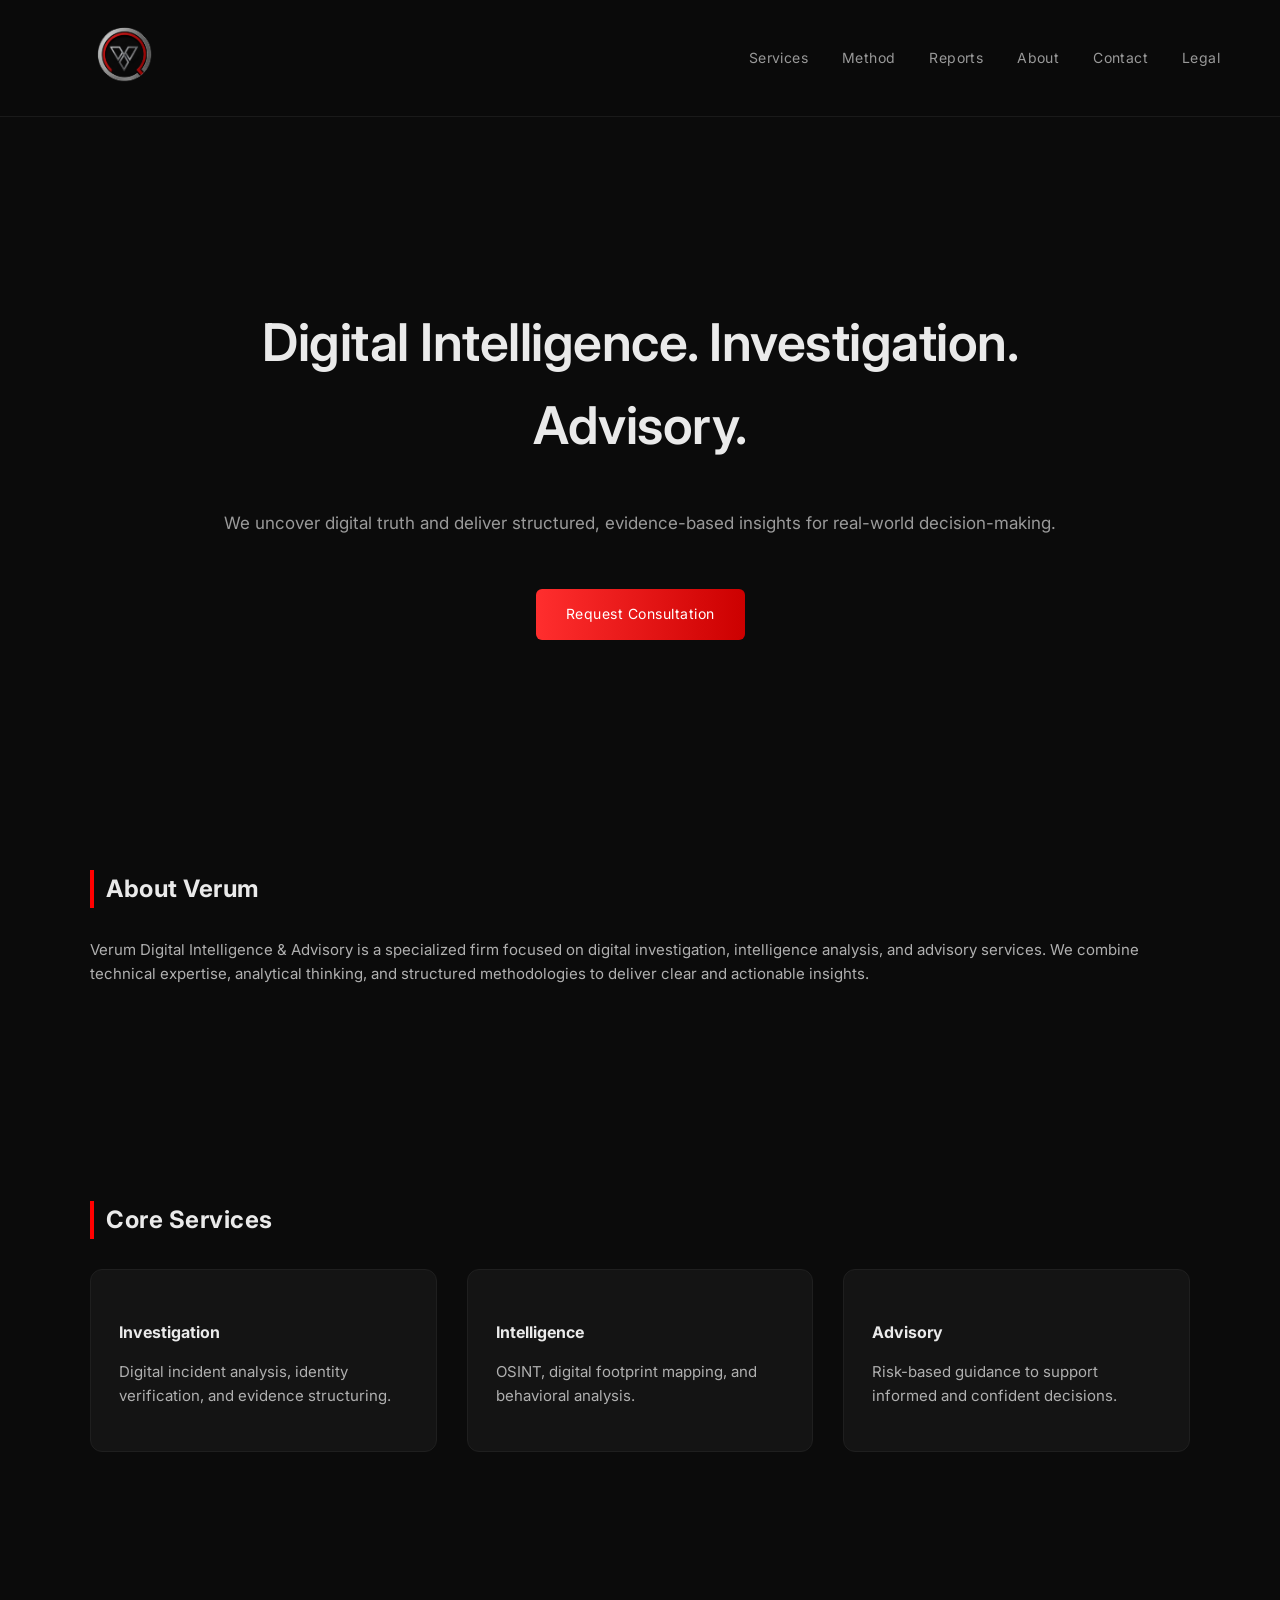
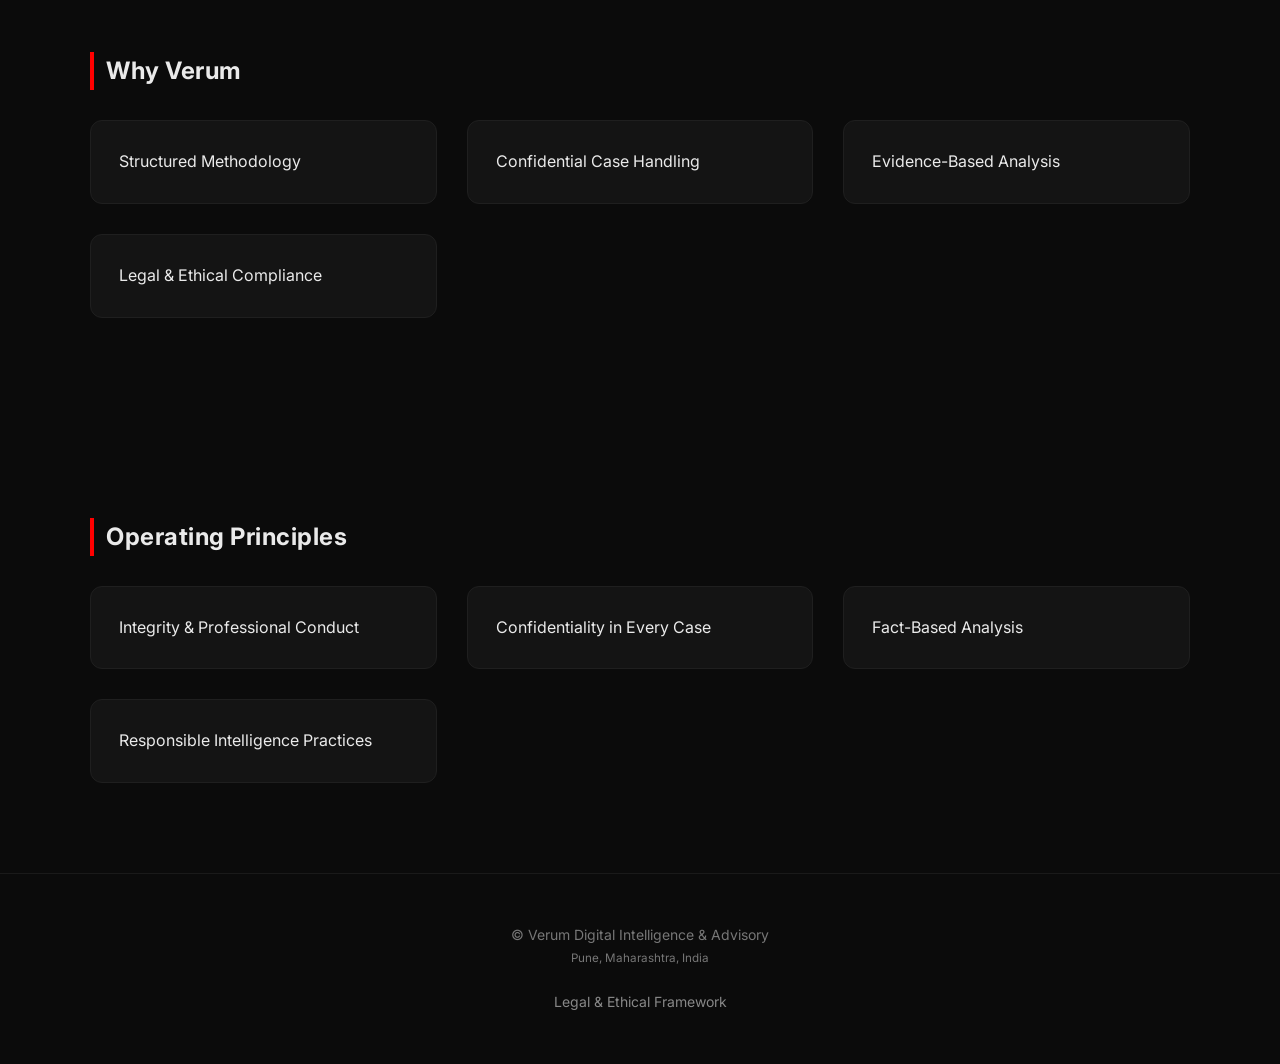
<file: index.html>
<!DOCTYPE html>
<html lang="en">

<head>
<meta charset="UTF-8">
<meta name="viewport" content="width=device-width, initial-scale=1.0">

<title>Verum Digital Intelligence & Advisory</title>
    
<meta name="application-name" content="VerumDIA">
<meta name="apple-mobile-web-app-title" content="VerumDIA">
<meta property="og:site_name" content="VerumDIA">
<meta name="description" content="Pune-based digital intelligence and advisory firm specializing in investigation, OSINT, and risk analysis.">

<link rel="stylesheet" href="style.css">
<link href="https://fonts.googleapis.com/css2?family=Inter:wght@300;400;600&display=swap" rel="stylesheet">
<link rel="icon" type="image/png" href="logo.png">
</head>

<body>

<nav>
<a href="index.html"><img src="logo.png" height="70" alt="Verum Logo"></a>
    <div>
        <a href="services.html">Services</a>
        <a href="methodology.html">Method</a>
        <a href="reports.html">Reports</a>
        <a href="about.html">About</a>
        <a href="contact.html">Contact</a>
        <a href="legal.html">Legal</a>
    </div>
</nav>

<section class="hero">
    <h1>Digital Intelligence. Investigation. Advisory.</h1>

    <p>
    We uncover digital truth and deliver
    structured, evidence-based insights for real-world decision-making.
    </p>

    <a href="contact.html" class="btn">Request Consultation</a>
</section>

<section class="section">
    <h2>About Verum</h2>

    <p>
    Verum Digital Intelligence & Advisory is a specialized firm focused on digital investigation,
    intelligence analysis, and advisory services. We combine technical expertise, analytical thinking,
    and structured methodologies to deliver clear and actionable insights.
    </p>
</section>

<section class="section">
    <h2>Core Services</h2>

    <div class="grid">
        <div class="card">
            <h4>Investigation</h4>
            <p>Digital incident analysis, identity verification, and evidence structuring.</p>
        </div>

        <div class="card">
            <h4>Intelligence</h4>
            <p>OSINT, digital footprint mapping, and behavioral analysis.</p>
        </div>

        <div class="card">
            <h4>Advisory</h4>
            <p>Risk-based guidance to support informed and confident decisions.</p>
        </div>
    </div>
</section>

<section class="section">
    <h2>Why Verum</h2>

    <div class="grid">
        <div class="card">Structured Methodology</div>
        <div class="card">Confidential Case Handling</div>
        <div class="card">Evidence-Based Analysis</div>
        <div class="card">Legal & Ethical Compliance</div>
    </div>
</section>

<section class="section">
    <h2>Operating Principles</h2>

    <div class="grid">
        <div class="card">Integrity & Professional Conduct</div>
        <div class="card">Confidentiality in Every Case</div>
        <div class="card">Fact-Based Analysis</div>
        <div class="card">Responsible Intelligence Practices</div>
    </div>
</section>

<footer>
    © Verum Digital Intelligence & Advisory<br>
    <small>Pune, Maharashtra, India</small><br><br>

    <a href="legal.html" style="color:#888; text-decoration:none;">
        Legal & Ethical Framework
    </a>
</footer>

<!-- Script -->
<script src="script.js"></script>

</body>
</html>
</file>
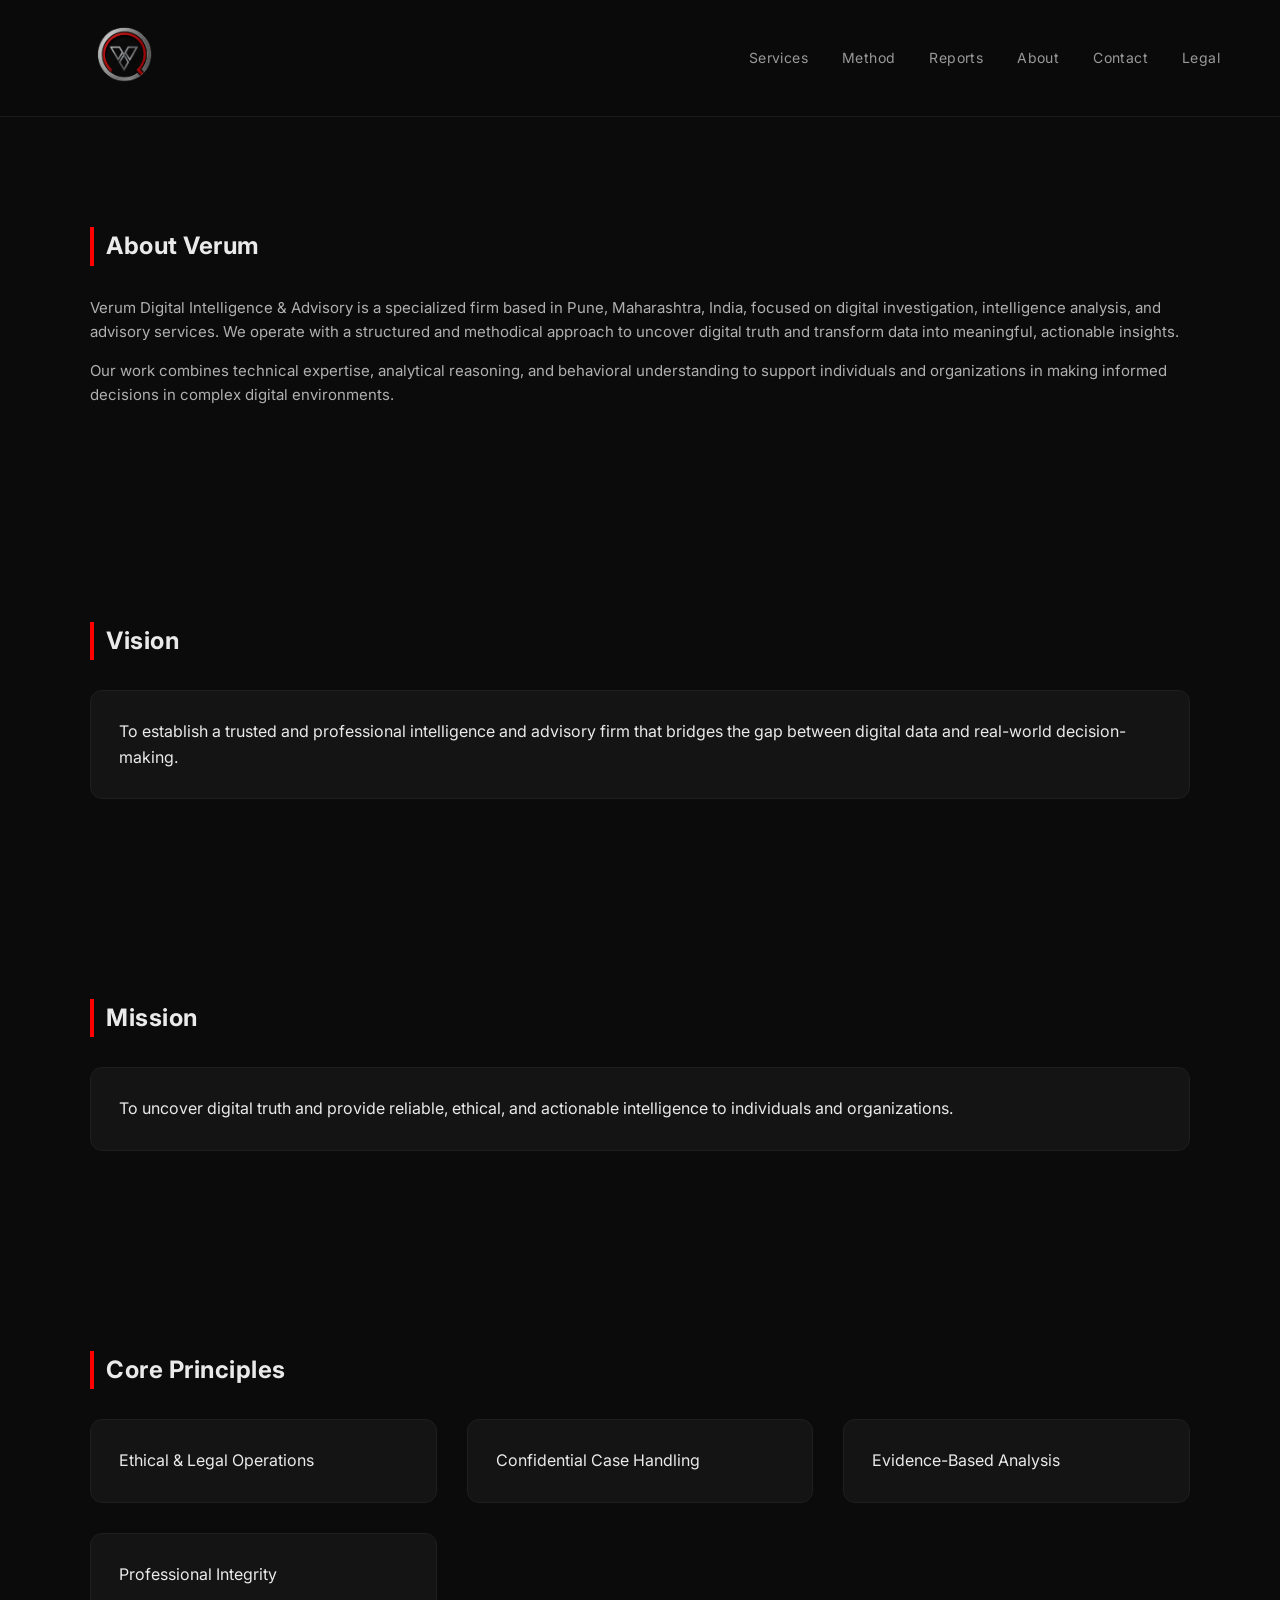
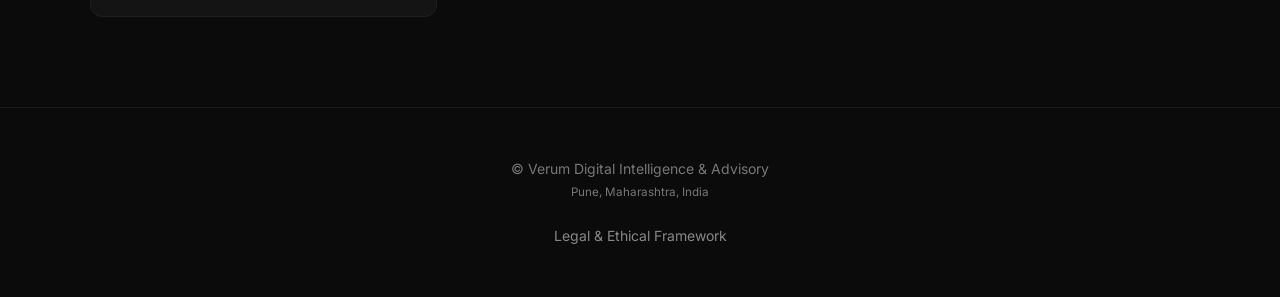
<file: about.html>
<!DOCTYPE html>
<html lang="en">

<head>
<meta charset="UTF-8">
<meta name="viewport" content="width=device-width, initial-scale=1.0">

<title>About | Verum Digital Intelligence & Advisory</title>

<meta name="application-name" content="VerumDIA">
<meta name="apple-mobile-web-app-title" content="VerumDIA">
<meta property="og:site_name" content="VerumDIA">
<meta name="description" content="Learn about Verum Digital Intelligence & Advisory, a Pune-based firm specializing in digital investigation and intelligence analysis.">

<link rel="stylesheet" href="style.css">
<link href="https://fonts.googleapis.com/css2?family=Inter:wght@300;400;600&display=swap" rel="stylesheet">
<link rel="icon" type="image/png" href="logo.png">
</head>

<body>

<nav>
<a href="index.html"><img src="logo.png" height="70" alt="Verum Logo"></a>
    <div>
        <a href="services.html">Services</a>
        <a href="methodology.html">Method</a>
        <a href="reports.html">Reports</a>
        <a href="about.html">About</a>
        <a href="contact.html">Contact</a>
        <a href="legal.html">Legal</a>
    </div>
</nav>

<section class="section">
    <h2>About Verum</h2>

    <p>
    Verum Digital Intelligence & Advisory is a specialized firm based in 
    Pune, Maharashtra, India, focused on digital investigation, intelligence analysis,
    and advisory services. We operate with a structured and methodical approach to uncover digital truth
    and transform data into meaningful, actionable insights.
    </p>

    <p>
    Our work combines technical expertise, analytical reasoning, and behavioral understanding
    to support individuals and organizations in making informed decisions in complex digital environments.
    </p>
</section>

<section class="section">
    <h2>Vision</h2>
    <div class="card">
        To establish a trusted and professional intelligence and advisory firm that bridges the gap between digital data and real-world decision-making.
    </div>
</section>

<section class="section">
    <h2>Mission</h2>
    <div class="card">
        To uncover digital truth and provide reliable, ethical, and actionable intelligence to individuals and organizations.
    </div>
</section>

<section class="section">
    <h2>Core Principles</h2>

    <div class="grid">
        <div class="card">Ethical & Legal Operations</div>
        <div class="card">Confidential Case Handling</div>
        <div class="card">Evidence-Based Analysis</div>
        <div class="card">Professional Integrity</div>
    </div>
</section>

<footer>
    © Verum Digital Intelligence & Advisory<br>
    <small>Pune, Maharashtra, India</small><br><br>

    <a href="legal.html" style="color:#888; text-decoration:none;">
        Legal & Ethical Framework
    </a>
</footer>

<script src="script.js"></script>

</body>
</html>
</file>
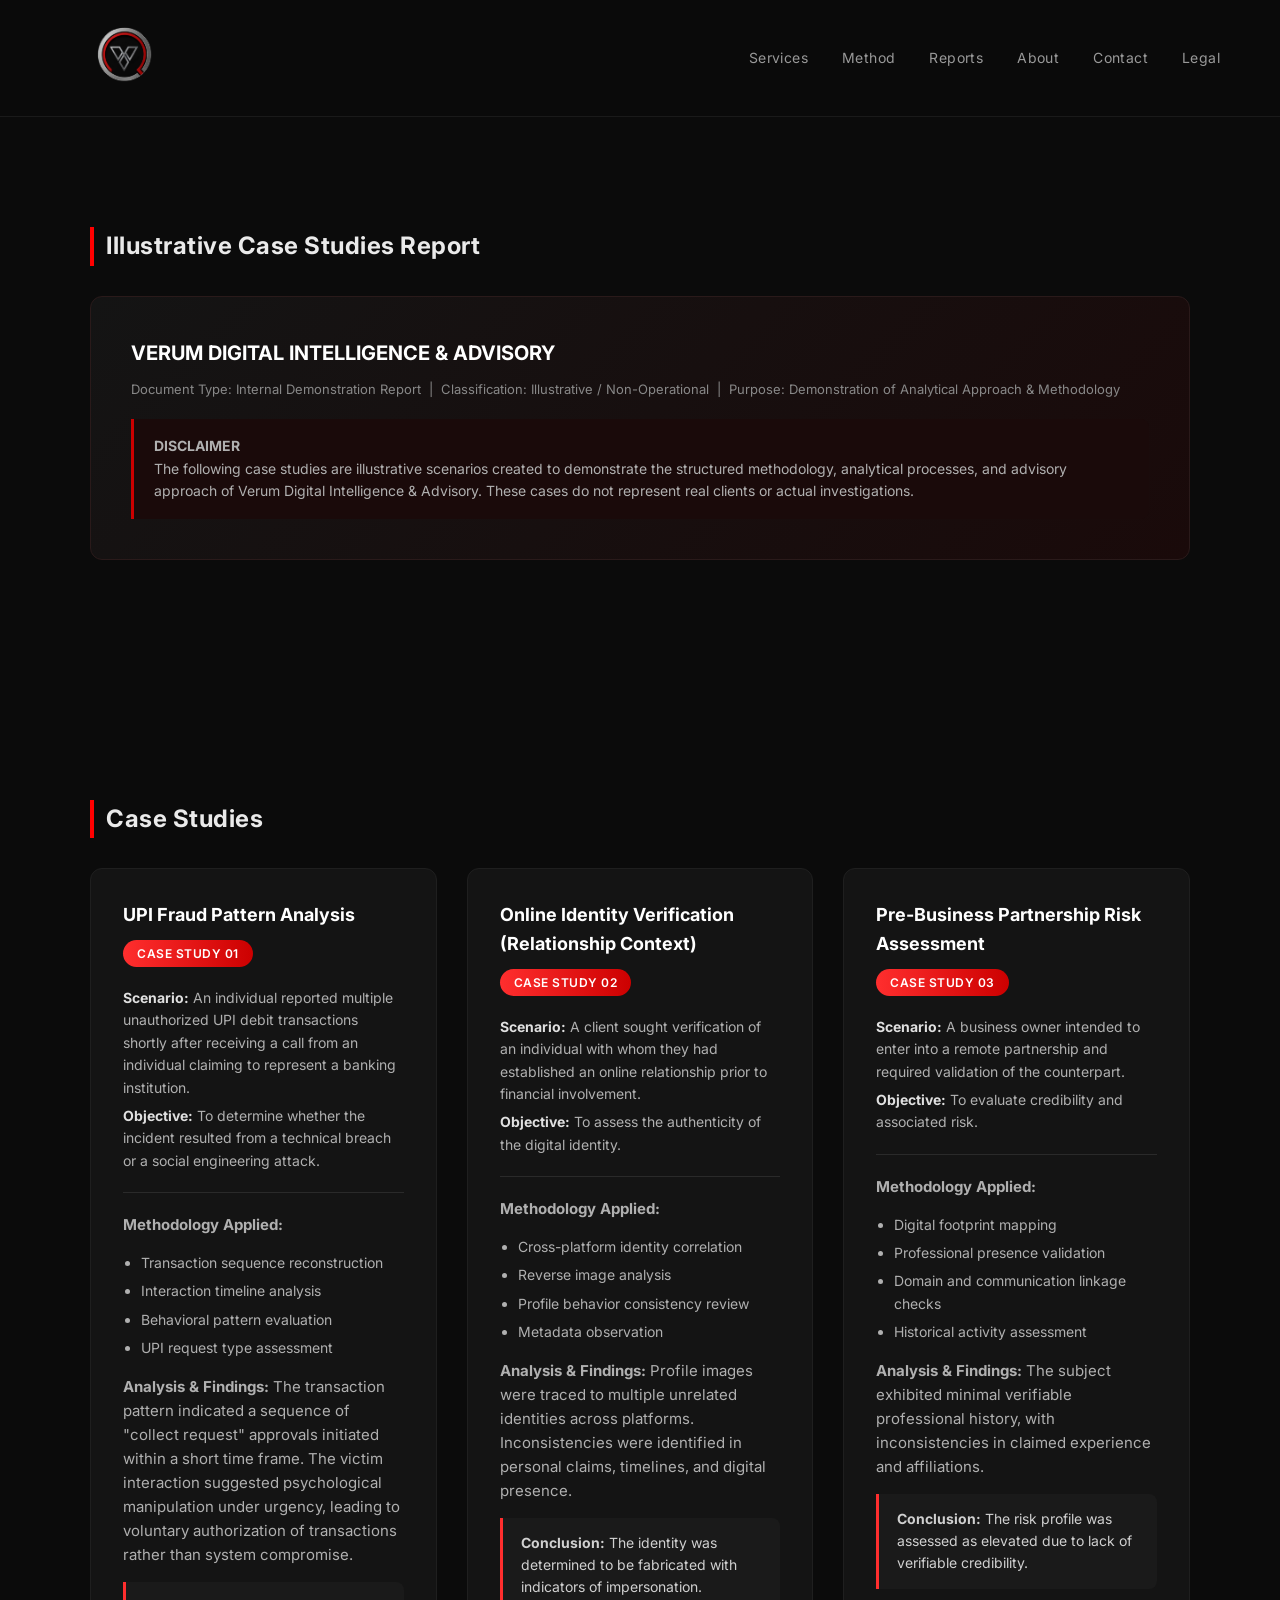
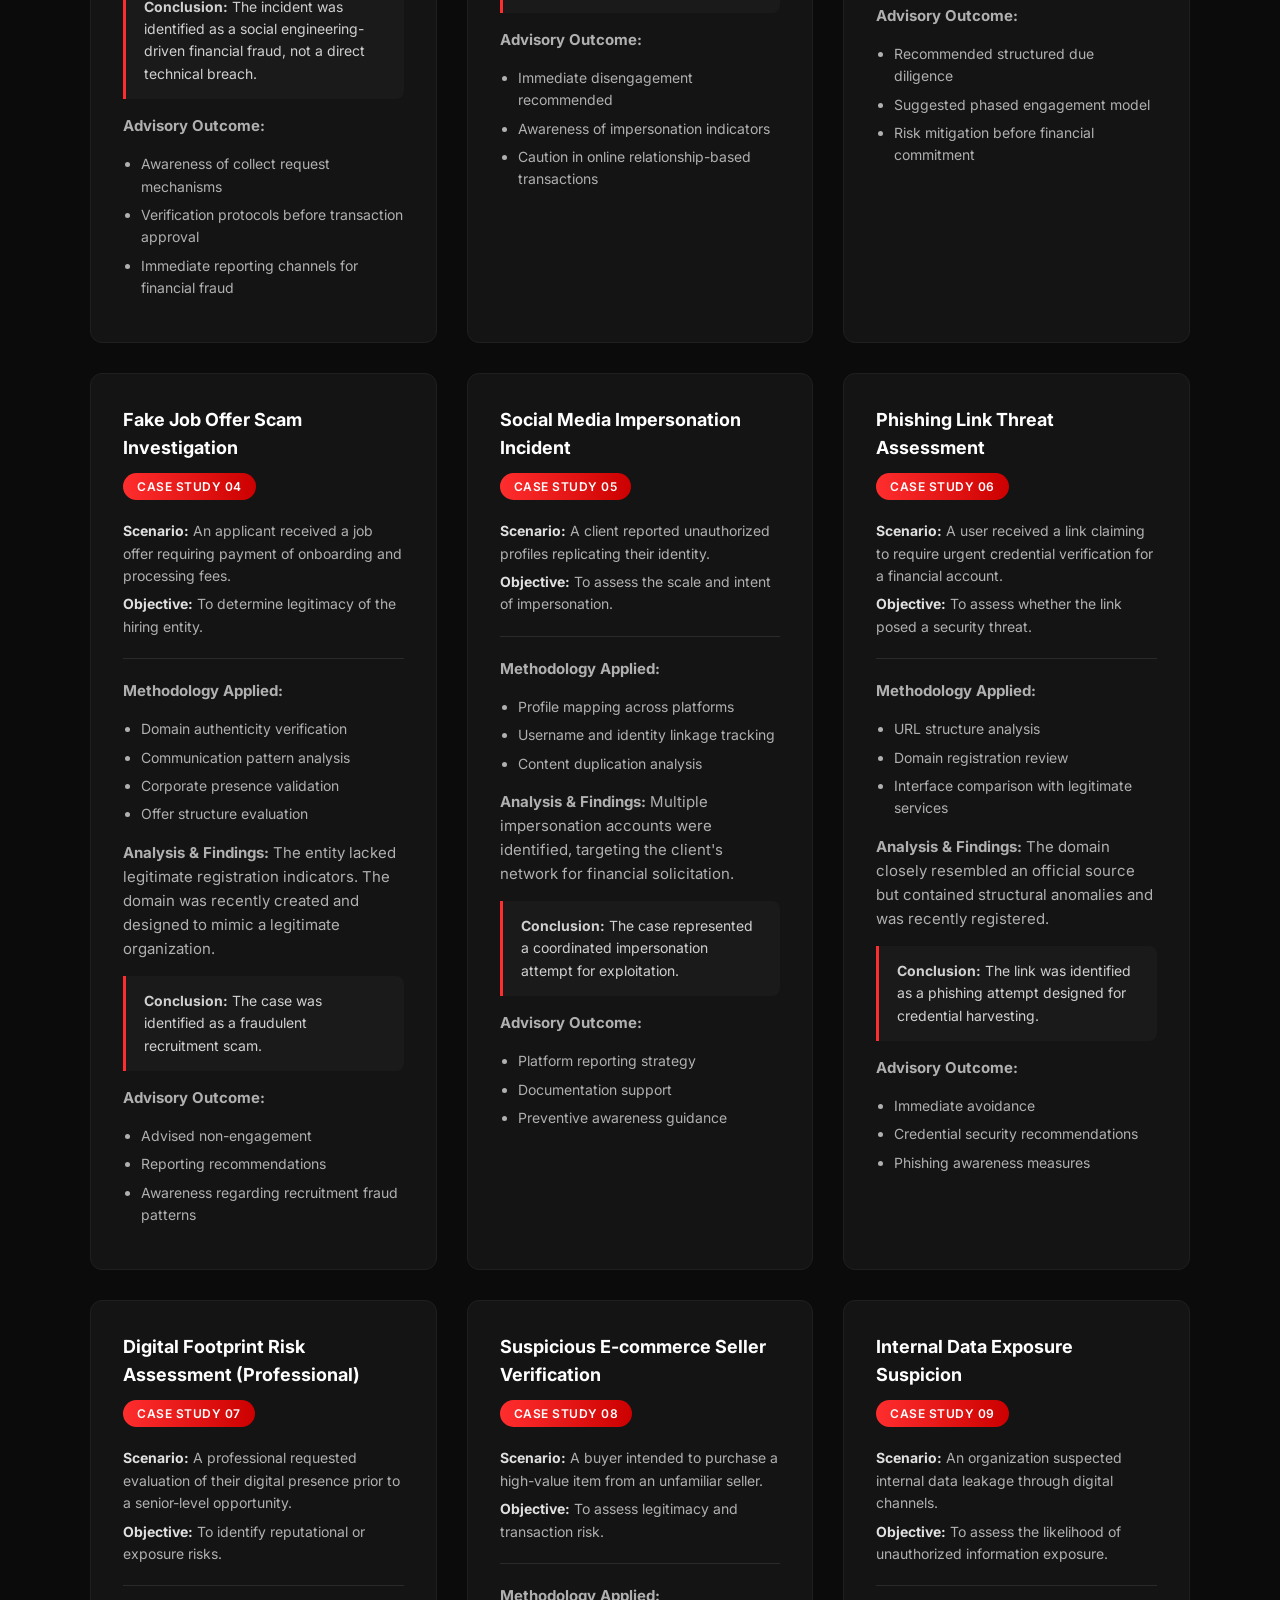
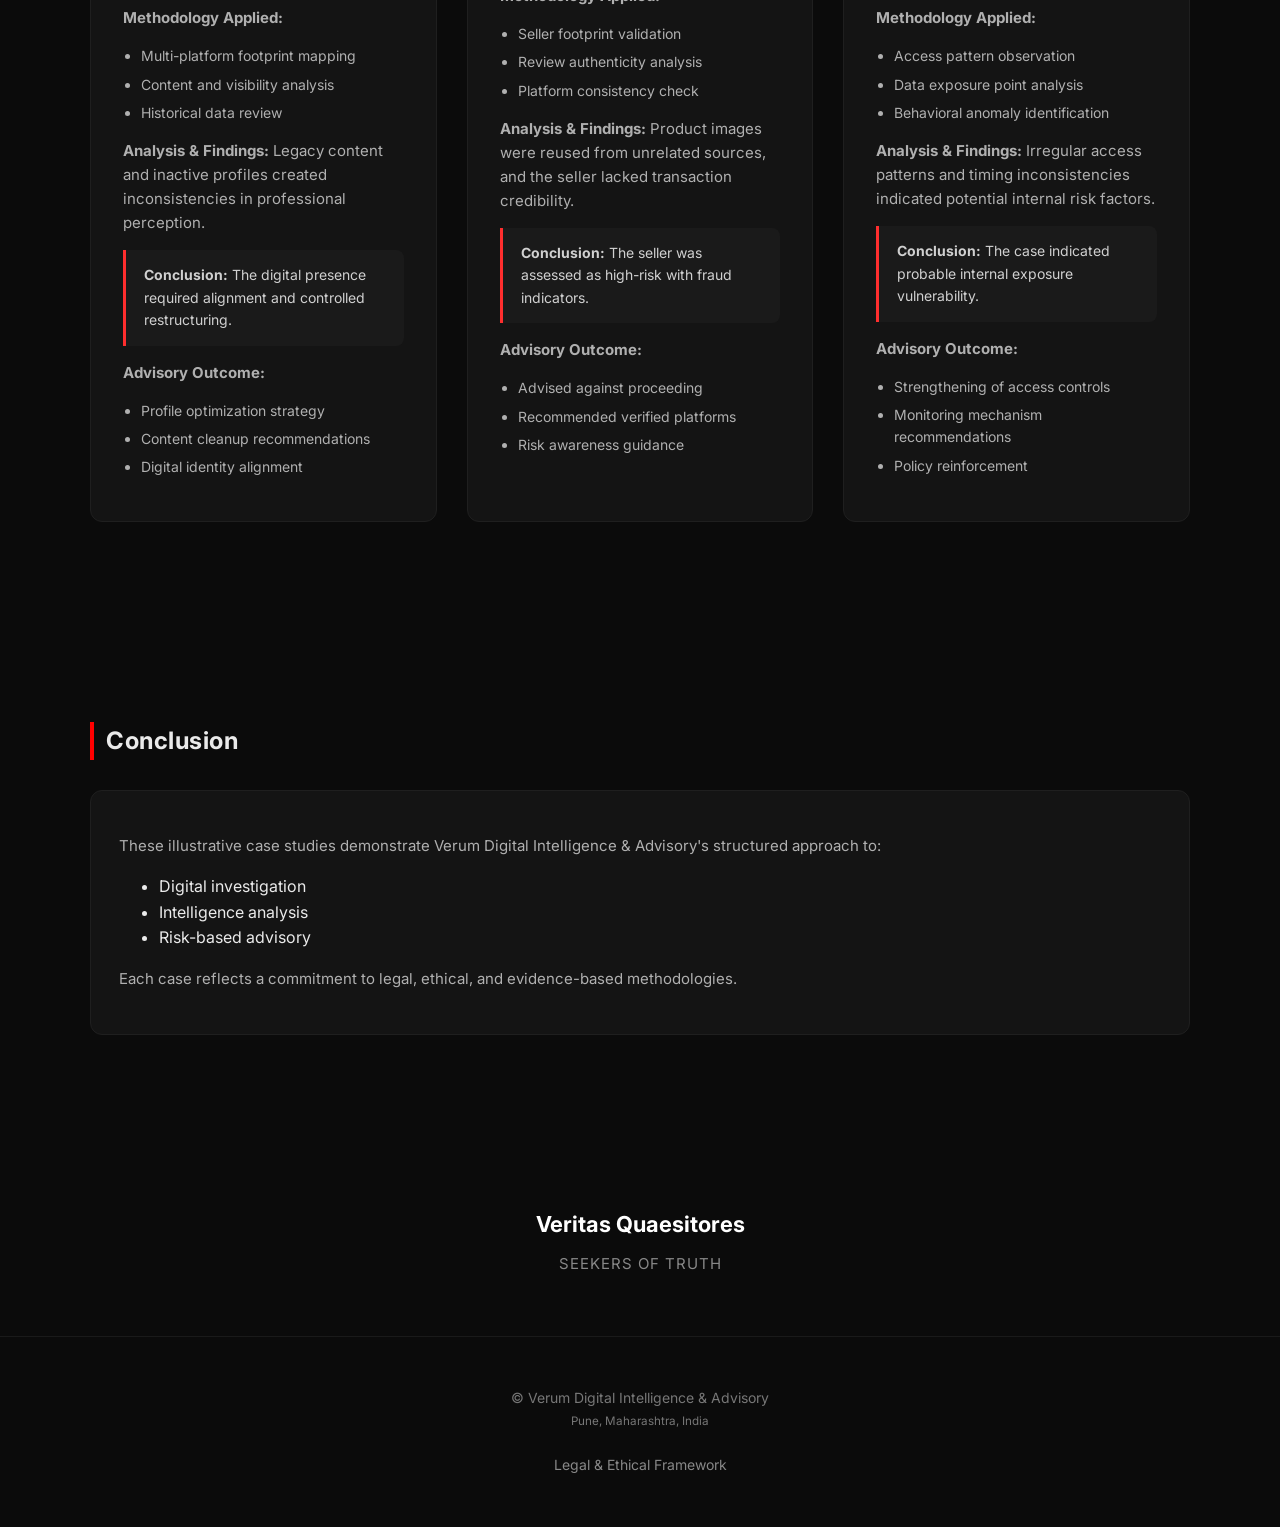
<file: case-studies.html>
<!DOCTYPE html>
<html lang="en">

<head>
<meta charset="UTF-8">
<meta name="viewport" content="width=device-width, initial-scale=1.0">

<title>Illustrative Case Studies | Verum Digital Intelligence & Advisory</title>

<meta name="application-name" content="VerumDIA">
<meta name="apple-mobile-web-app-title" content="VerumDIA">
<meta property="og:site_name" content="VerumDIA">
<meta name="description" content="Illustrative case studies demonstrating the analytical approach and methodology of Verum Digital Intelligence & Advisory.">

<link rel="stylesheet" href="style.css">
<link href="https://fonts.googleapis.com/css2?family=Inter:wght@300;400;600&display=swap" rel="stylesheet">
<link rel="icon" type="image/png" href="logo.png">
</head>

<body>

<nav>
<a href="index.html"><img src="logo.png" height="70" alt="Verum Logo"></a>
    <div>
        <a href="services.html">Services</a>
        <a href="methodology.html">Method</a>
        <a href="reports.html">Reports</a>
        <a href="about.html">About</a>
        <a href="contact.html">Contact</a>
        <a href="legal.html">Legal</a>
    </div>
</nav>

<section class="section">
    <h2>Illustrative Case Studies Report</h2>

    <div class="intro-banner">
        <h3>VERUM DIGITAL INTELLIGENCE & ADVISORY</h3>
        <div class="meta">
            Document Type: Internal Demonstration Report &nbsp;|&nbsp;
            Classification: Illustrative / Non-Operational &nbsp;|&nbsp;
            Purpose: Demonstration of Analytical Approach & Methodology
        </div>
        <div class="disclaimer">
            <strong>DISCLAIMER</strong><br>
            The following case studies are illustrative scenarios created to demonstrate the structured methodology, analytical processes, and advisory approach of Verum Digital Intelligence & Advisory. These cases do not represent real clients or actual investigations.
        </div>
    </div>
</section>

<section class="section">
    <h2>Case Studies</h2>

    <div class="grid">

        <div class="case-study">
            <div class="cs-header">
                <h3>UPI Fraud Pattern Analysis</h3>
                <span class="cs-badge">CASE STUDY 01</span>
            </div>
            <div class="cs-meta">
                <p><strong>Scenario:</strong> An individual reported multiple unauthorized UPI debit transactions shortly after receiving a call from an individual claiming to represent a banking institution.</p>
                <p><strong>Objective:</strong> To determine whether the incident resulted from a technical breach or a social engineering attack.</p>
            </div>
            <hr class="cs-divider">
            <p><strong>Methodology Applied:</strong></p>
            <ul>
                <li>Transaction sequence reconstruction</li>
                <li>Interaction timeline analysis</li>
                <li>Behavioral pattern evaluation</li>
                <li>UPI request type assessment</li>
            </ul>
            <p><strong>Analysis & Findings:</strong> The transaction pattern indicated a sequence of "collect request" approvals initiated within a short time frame. The victim interaction suggested psychological manipulation under urgency, leading to voluntary authorization of transactions rather than system compromise.</p>
            <div class="conclusion">
                <strong>Conclusion:</strong> The incident was identified as a social engineering-driven financial fraud, not a direct technical breach.
            </div>
            <p><strong>Advisory Outcome:</strong></p>
            <ul>
                <li>Awareness of collect request mechanisms</li>
                <li>Verification protocols before transaction approval</li>
                <li>Immediate reporting channels for financial fraud</li>
            </ul>
        </div>

        <div class="case-study">
            <div class="cs-header">
                <h3>Online Identity Verification (Relationship Context)</h3>
                <span class="cs-badge">CASE STUDY 02</span>
            </div>
            <div class="cs-meta">
                <p><strong>Scenario:</strong> A client sought verification of an individual with whom they had established an online relationship prior to financial involvement.</p>
                <p><strong>Objective:</strong> To assess the authenticity of the digital identity.</p>
            </div>
            <hr class="cs-divider">
            <p><strong>Methodology Applied:</strong></p>
            <ul>
                <li>Cross-platform identity correlation</li>
                <li>Reverse image analysis</li>
                <li>Profile behavior consistency review</li>
                <li>Metadata observation</li>
            </ul>
            <p><strong>Analysis & Findings:</strong> Profile images were traced to multiple unrelated identities across platforms. Inconsistencies were identified in personal claims, timelines, and digital presence.</p>
            <div class="conclusion">
                <strong>Conclusion:</strong> The identity was determined to be fabricated with indicators of impersonation.
            </div>
            <p><strong>Advisory Outcome:</strong></p>
            <ul>
                <li>Immediate disengagement recommended</li>
                <li>Awareness of impersonation indicators</li>
                <li>Caution in online relationship-based transactions</li>
            </ul>
        </div>

        <div class="case-study">
            <div class="cs-header">
                <h3>Pre-Business Partnership Risk Assessment</h3>
                <span class="cs-badge">CASE STUDY 03</span>
            </div>
            <div class="cs-meta">
                <p><strong>Scenario:</strong> A business owner intended to enter into a remote partnership and required validation of the counterpart.</p>
                <p><strong>Objective:</strong> To evaluate credibility and associated risk.</p>
            </div>
            <hr class="cs-divider">
            <p><strong>Methodology Applied:</strong></p>
            <ul>
                <li>Digital footprint mapping</li>
                <li>Professional presence validation</li>
                <li>Domain and communication linkage checks</li>
                <li>Historical activity assessment</li>
            </ul>
            <p><strong>Analysis & Findings:</strong> The subject exhibited minimal verifiable professional history, with inconsistencies in claimed experience and affiliations.</p>
            <div class="conclusion">
                <strong>Conclusion:</strong> The risk profile was assessed as elevated due to lack of verifiable credibility.
            </div>
            <p><strong>Advisory Outcome:</strong></p>
            <ul>
                <li>Recommended structured due diligence</li>
                <li>Suggested phased engagement model</li>
                <li>Risk mitigation before financial commitment</li>
            </ul>
        </div>

        <div class="case-study">
            <div class="cs-header">
                <h3>Fake Job Offer Scam Investigation</h3>
                <span class="cs-badge">CASE STUDY 04</span>
            </div>
            <div class="cs-meta">
                <p><strong>Scenario:</strong> An applicant received a job offer requiring payment of onboarding and processing fees.</p>
                <p><strong>Objective:</strong> To determine legitimacy of the hiring entity.</p>
            </div>
            <hr class="cs-divider">
            <p><strong>Methodology Applied:</strong></p>
            <ul>
                <li>Domain authenticity verification</li>
                <li>Communication pattern analysis</li>
                <li>Corporate presence validation</li>
                <li>Offer structure evaluation</li>
            </ul>
            <p><strong>Analysis & Findings:</strong> The entity lacked legitimate registration indicators. The domain was recently created and designed to mimic a legitimate organization.</p>
            <div class="conclusion">
                <strong>Conclusion:</strong> The case was identified as a fraudulent recruitment scam.
            </div>
            <p><strong>Advisory Outcome:</strong></p>
            <ul>
                <li>Advised non-engagement</li>
                <li>Reporting recommendations</li>
                <li>Awareness regarding recruitment fraud patterns</li>
            </ul>
        </div>

        <div class="case-study">
            <div class="cs-header">
                <h3>Social Media Impersonation Incident</h3>
                <span class="cs-badge">CASE STUDY 05</span>
            </div>
            <div class="cs-meta">
                <p><strong>Scenario:</strong> A client reported unauthorized profiles replicating their identity.</p>
                <p><strong>Objective:</strong> To assess the scale and intent of impersonation.</p>
            </div>
            <hr class="cs-divider">
            <p><strong>Methodology Applied:</strong></p>
            <ul>
                <li>Profile mapping across platforms</li>
                <li>Username and identity linkage tracking</li>
                <li>Content duplication analysis</li>
            </ul>
            <p><strong>Analysis & Findings:</strong> Multiple impersonation accounts were identified, targeting the client's network for financial solicitation.</p>
            <div class="conclusion">
                <strong>Conclusion:</strong> The case represented a coordinated impersonation attempt for exploitation.
            </div>
            <p><strong>Advisory Outcome:</strong></p>
            <ul>
                <li>Platform reporting strategy</li>
                <li>Documentation support</li>
                <li>Preventive awareness guidance</li>
            </ul>
        </div>

        <div class="case-study">
            <div class="cs-header">
                <h3>Phishing Link Threat Assessment</h3>
                <span class="cs-badge">CASE STUDY 06</span>
            </div>
            <div class="cs-meta">
                <p><strong>Scenario:</strong> A user received a link claiming to require urgent credential verification for a financial account.</p>
                <p><strong>Objective:</strong> To assess whether the link posed a security threat.</p>
            </div>
            <hr class="cs-divider">
            <p><strong>Methodology Applied:</strong></p>
            <ul>
                <li>URL structure analysis</li>
                <li>Domain registration review</li>
                <li>Interface comparison with legitimate services</li>
            </ul>
            <p><strong>Analysis & Findings:</strong> The domain closely resembled an official source but contained structural anomalies and was recently registered.</p>
            <div class="conclusion">
                <strong>Conclusion:</strong> The link was identified as a phishing attempt designed for credential harvesting.
            </div>
            <p><strong>Advisory Outcome:</strong></p>
            <ul>
                <li>Immediate avoidance</li>
                <li>Credential security recommendations</li>
                <li>Phishing awareness measures</li>
            </ul>
        </div>

        <div class="case-study">
            <div class="cs-header">
                <h3>Digital Footprint Risk Assessment (Professional)</h3>
                <span class="cs-badge">CASE STUDY 07</span>
            </div>
            <div class="cs-meta">
                <p><strong>Scenario:</strong> A professional requested evaluation of their digital presence prior to a senior-level opportunity.</p>
                <p><strong>Objective:</strong> To identify reputational or exposure risks.</p>
            </div>
            <hr class="cs-divider">
            <p><strong>Methodology Applied:</strong></p>
            <ul>
                <li>Multi-platform footprint mapping</li>
                <li>Content and visibility analysis</li>
                <li>Historical data review</li>
            </ul>
            <p><strong>Analysis & Findings:</strong> Legacy content and inactive profiles created inconsistencies in professional perception.</p>
            <div class="conclusion">
                <strong>Conclusion:</strong> The digital presence required alignment and controlled restructuring.
            </div>
            <p><strong>Advisory Outcome:</strong></p>
            <ul>
                <li>Profile optimization strategy</li>
                <li>Content cleanup recommendations</li>
                <li>Digital identity alignment</li>
            </ul>
        </div>

        <div class="case-study">
            <div class="cs-header">
                <h3>Suspicious E-commerce Seller Verification</h3>
                <span class="cs-badge">CASE STUDY 08</span>
            </div>
            <div class="cs-meta">
                <p><strong>Scenario:</strong> A buyer intended to purchase a high-value item from an unfamiliar seller.</p>
                <p><strong>Objective:</strong> To assess legitimacy and transaction risk.</p>
            </div>
            <hr class="cs-divider">
            <p><strong>Methodology Applied:</strong></p>
            <ul>
                <li>Seller footprint validation</li>
                <li>Review authenticity analysis</li>
                <li>Platform consistency check</li>
            </ul>
            <p><strong>Analysis & Findings:</strong> Product images were reused from unrelated sources, and the seller lacked transaction credibility.</p>
            <div class="conclusion">
                <strong>Conclusion:</strong> The seller was assessed as high-risk with fraud indicators.
            </div>
            <p><strong>Advisory Outcome:</strong></p>
            <ul>
                <li>Advised against proceeding</li>
                <li>Recommended verified platforms</li>
                <li>Risk awareness guidance</li>
            </ul>
        </div>

        <div class="case-study">
            <div class="cs-header">
                <h3>Internal Data Exposure Suspicion</h3>
                <span class="cs-badge">CASE STUDY 09</span>
            </div>
            <div class="cs-meta">
                <p><strong>Scenario:</strong> An organization suspected internal data leakage through digital channels.</p>
                <p><strong>Objective:</strong> To assess the likelihood of unauthorized information exposure.</p>
            </div>
            <hr class="cs-divider">
            <p><strong>Methodology Applied:</strong></p>
            <ul>
                <li>Access pattern observation</li>
                <li>Data exposure point analysis</li>
                <li>Behavioral anomaly identification</li>
            </ul>
            <p><strong>Analysis & Findings:</strong> Irregular access patterns and timing inconsistencies indicated potential internal risk factors.</p>
            <div class="conclusion">
                <strong>Conclusion:</strong> The case indicated probable internal exposure vulnerability.
            </div>
            <p><strong>Advisory Outcome:</strong></p>
            <ul>
                <li>Strengthening of access controls</li>
                <li>Monitoring mechanism recommendations</li>
                <li>Policy reinforcement</li>
            </ul>
        </div>

    </div>
</section>

<section class="section">
    <h2>Conclusion</h2>
    <div class="card">
        <p>
        These illustrative case studies demonstrate Verum Digital Intelligence & Advisory's structured approach to:
        </p>
        <ul>
            <li>Digital investigation</li>
            <li>Intelligence analysis</li>
            <li>Risk-based advisory</li>
        </ul>
        <p>
        Each case reflects a commitment to legal, ethical, and evidence-based methodologies.
        </p>
    </div>
</section>

<section class="closing-section">
    <h3>Veritas Quaesitores</h3>
    <div class="tagline">Seekers of Truth</div>
</section>

<footer>
    © Verum Digital Intelligence & Advisory<br>
    <small>Pune, Maharashtra, India</small><br><br>

    <a href="legal.html" style="color:#888; text-decoration:none;">
        Legal & Ethical Framework
    </a>
</footer>

<script src="script.js"></script>

</body>
</html>
</file>
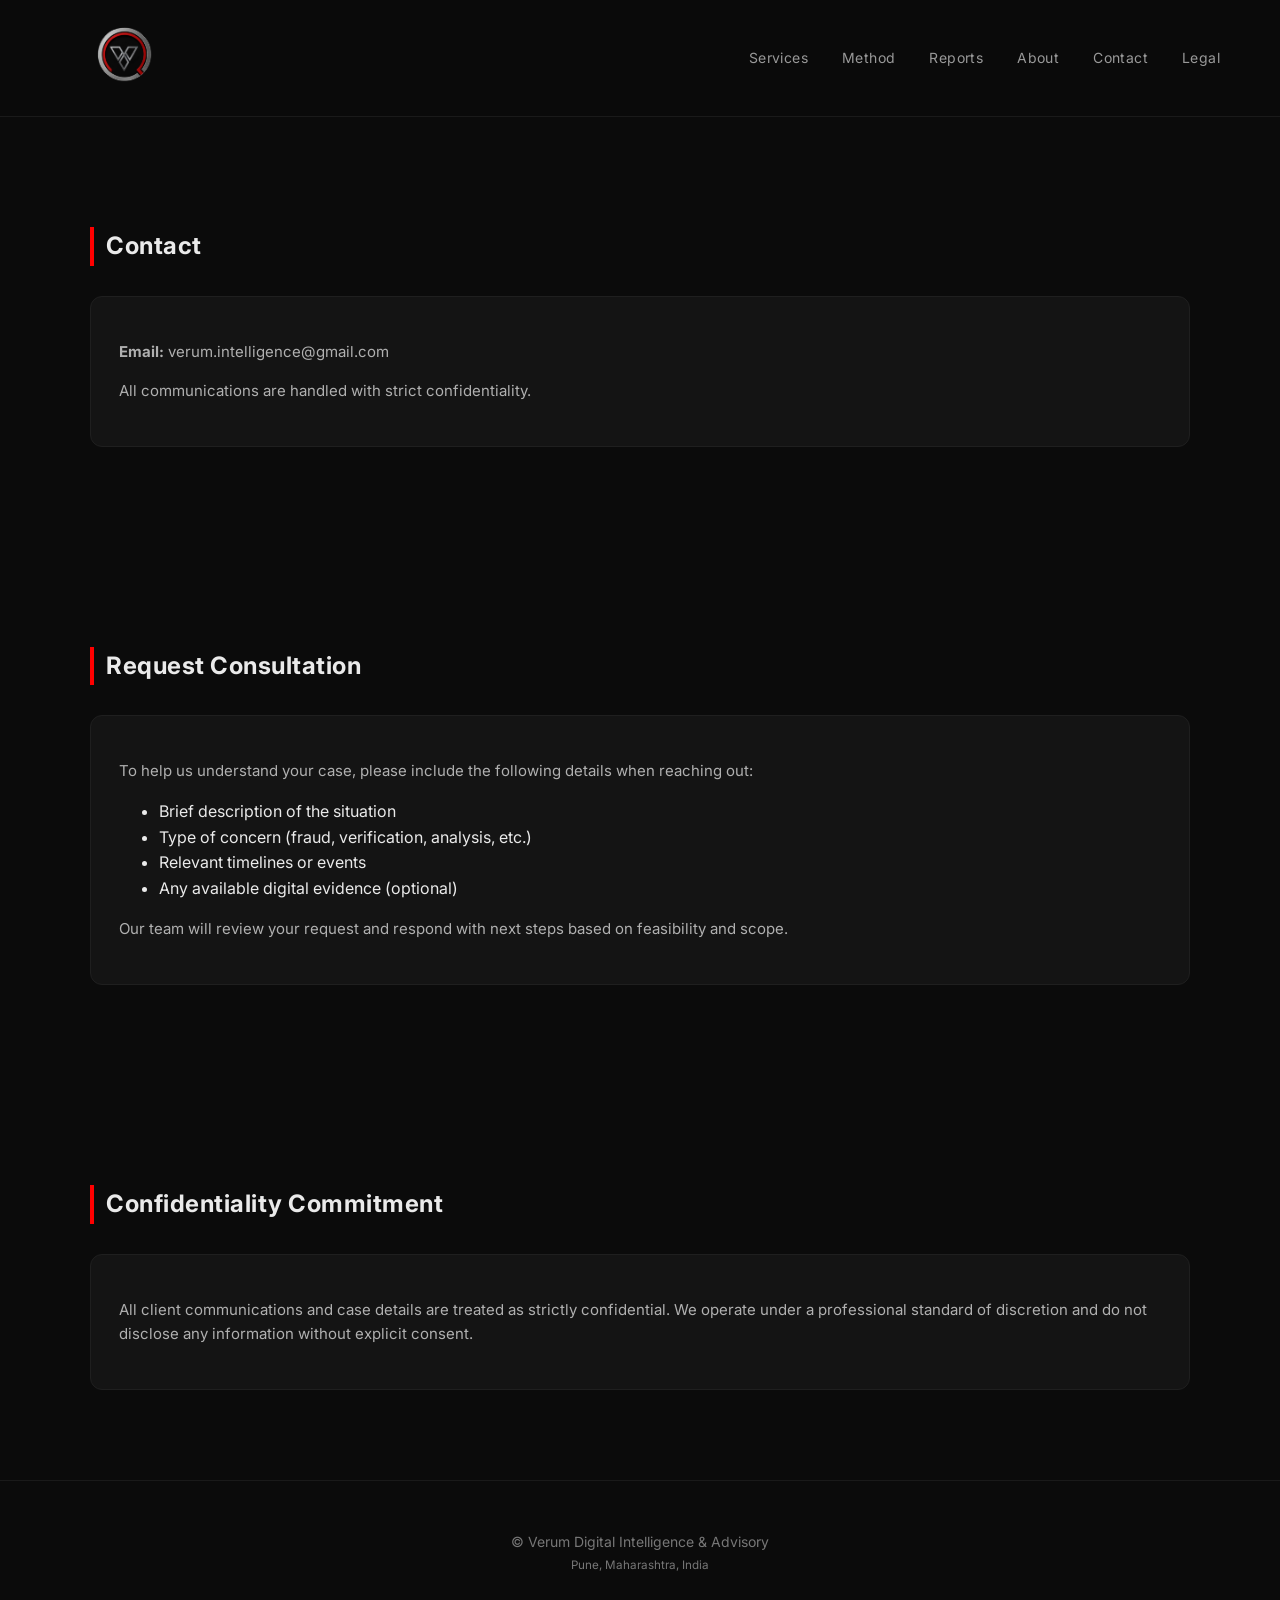
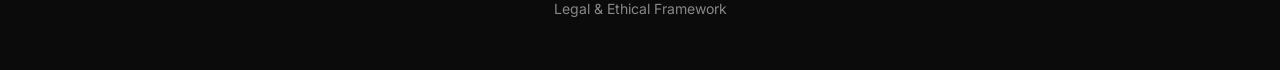
<file: contact.html>
<!DOCTYPE html>
<html lang="en">

<head>
<meta charset="UTF-8">
<meta name="viewport" content="width=device-width, initial-scale=1.0">

<title>Contact | Verum Digital Intelligence & Advisory</title>

<meta name="application-name" content="VerumDIA">
<meta name="apple-mobile-web-app-title" content="VerumDIA">
<meta property="og:site_name" content="VerumDIA">
<meta name="description" content="Contact Verum Digital Intelligence & Advisory for confidential digital investigation and advisory services in Pune.">

<link rel="stylesheet" href="style.css">
<link href="https://fonts.googleapis.com/css2?family=Inter:wght@300;400;600&display=swap" rel="stylesheet">
<link rel="icon" type="image/png" href="logo.png">
</head>

<body>

<nav>
<a href="index.html"><img src="logo.png" height="70" alt="Verum Logo"></a>
    <div>
        <a href="services.html">Services</a>
        <a href="methodology.html">Method</a>
        <a href="reports.html">Reports</a>
        <a href="about.html">About</a>
        <a href="contact.html">Contact</a>
        <a href="legal.html">Legal</a>
    </div>
</nav>

<section class="section">
    <h2>Contact</h2>

    <div class="card">
        <p>
        <strong>Email:</strong> 
        <span class="email-protect"></span>
        </p>

        <p>All communications are handled with strict confidentiality.</p>
    </div>
</section>

<section class="section">
    <h2>Request Consultation</h2>

    <div class="card">
        <p>
        To help us understand your case, please include the following details when reaching out:
        </p>

        <ul>
            <li>Brief description of the situation</li>
            <li>Type of concern (fraud, verification, analysis, etc.)</li>
            <li>Relevant timelines or events</li>
            <li>Any available digital evidence (optional)</li>
        </ul>

        <p>
        Our team will review your request and respond with next steps based on feasibility and scope.
        </p>
    </div>
</section>

<section class="section">
    <h2>Confidentiality Commitment</h2>

    <div class="card">
        <p>
        All client communications and case details are treated as strictly confidential.
        We operate under a professional standard of discretion and do not disclose
        any information without explicit consent.
        </p>
    </div>
</section>

<footer>
    © Verum Digital Intelligence & Advisory<br>
    <small>Pune, Maharashtra, India</small><br><br>

    <a href="legal.html" style="color:#888; text-decoration:none;">
        Legal & Ethical Framework
    </a>
</footer>

<script src="script.js"></script>

</body>
</html>
</file>
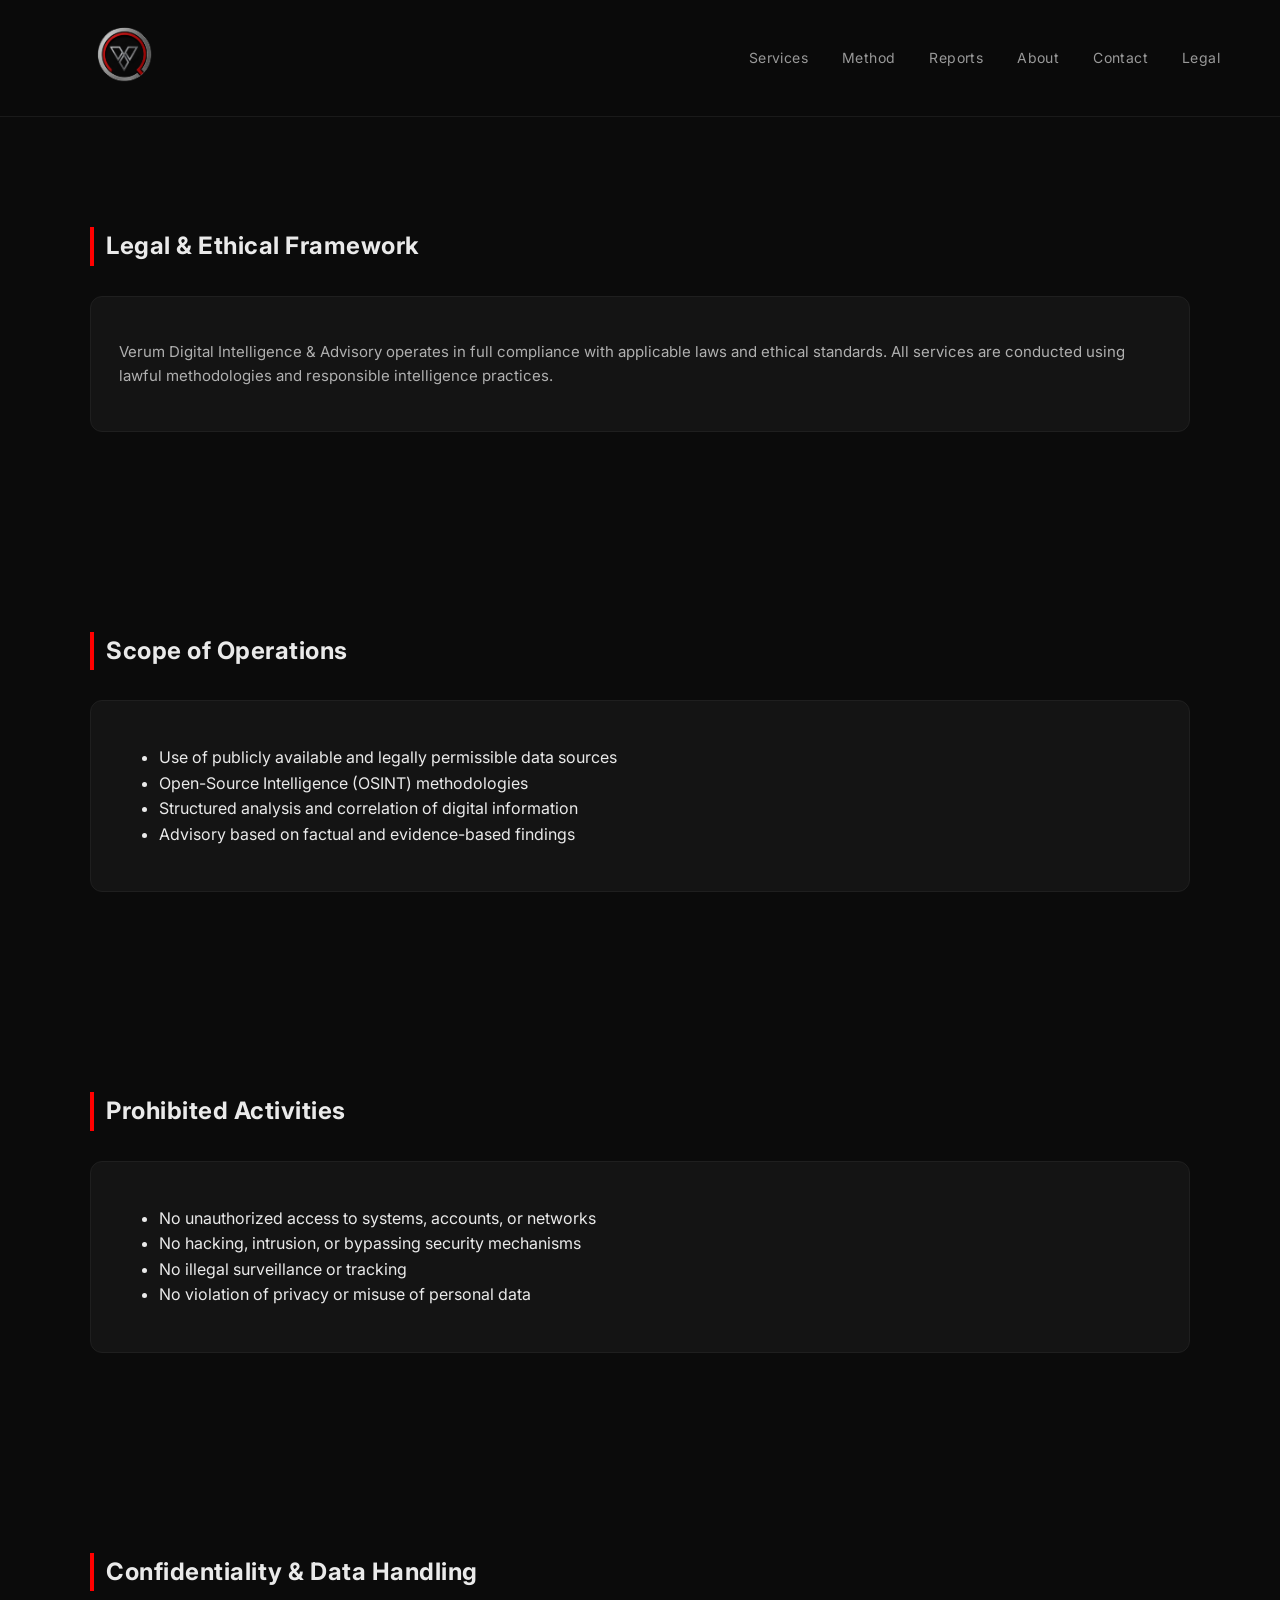
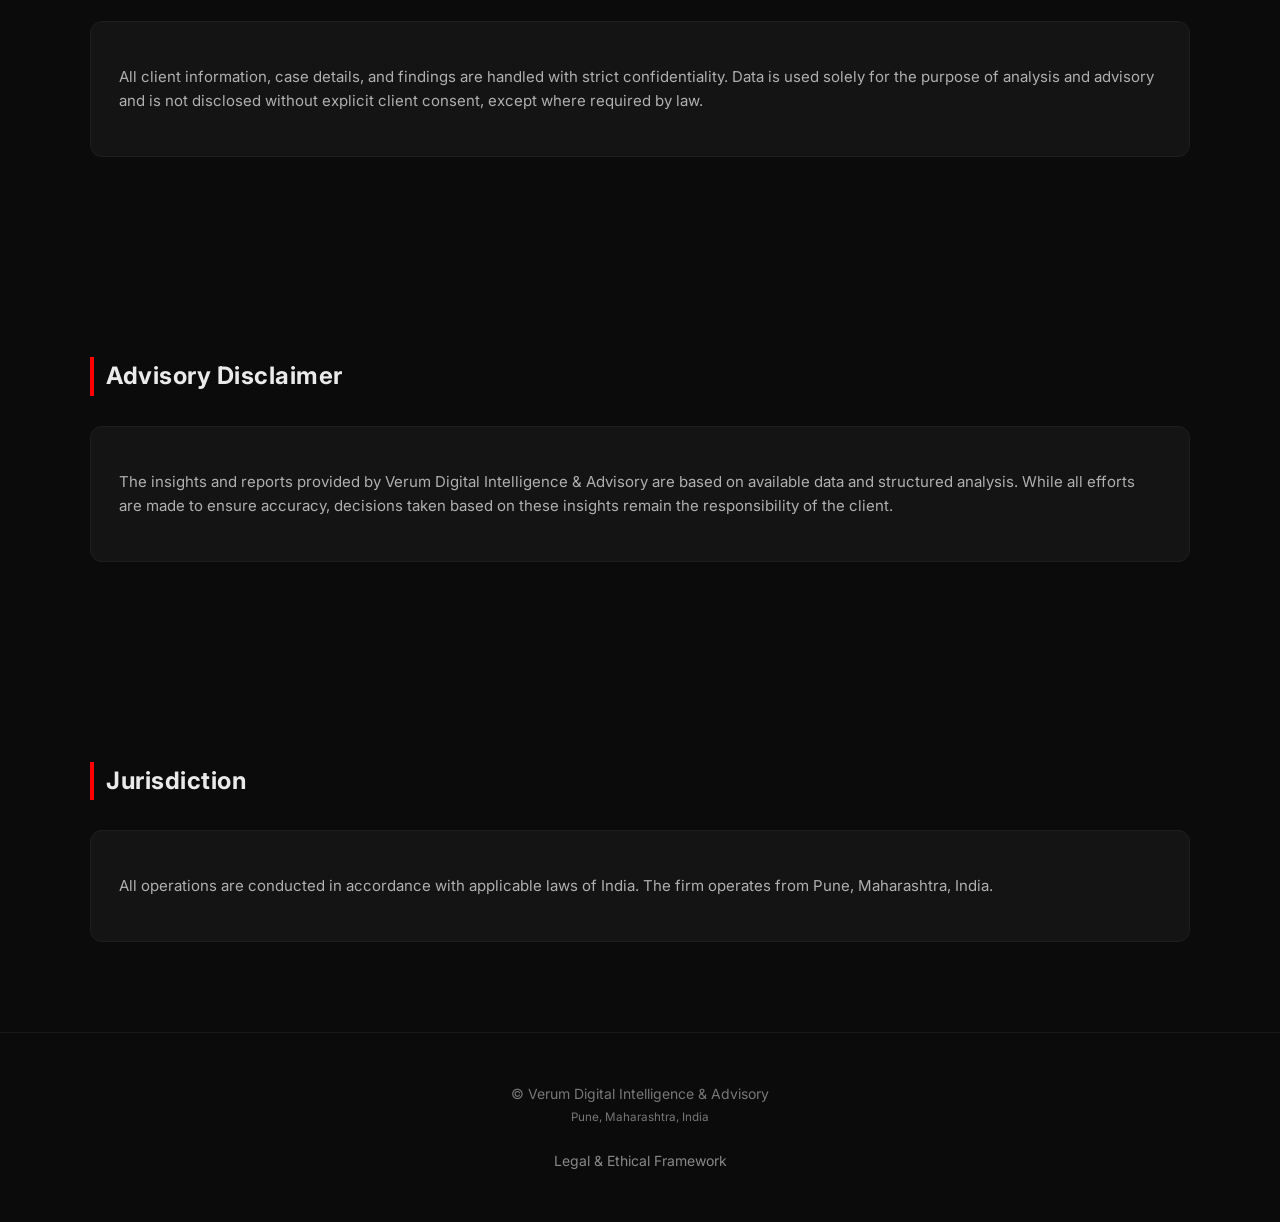
<file: legal.html>
<!DOCTYPE html>
<html lang="en">

<head>
<meta charset="UTF-8">
<meta name="viewport" content="width=device-width, initial-scale=1.0">

<title>Legal & Ethical Framework | Verum Digital Intelligence & Advisory</title>

<meta name="application-name" content="VerumDIA">
<meta name="apple-mobile-web-app-title" content="VerumDIA">
<meta property="og:site_name" content="VerumDIA">
<meta name="description" content="Legal and ethical framework followed by Verum Digital Intelligence & Advisory in Pune.">

<link rel="stylesheet" href="style.css">
<link href="https://fonts.googleapis.com/css2?family=Inter:wght@300;400;600&display=swap" rel="stylesheet">
<link rel="icon" type="image/png" href="logo.png">
</head>

<body>

<nav>
<a href="index.html"><img src="logo.png" height="70" alt="Verum Logo"></a>
    <div>
        <a href="services.html">Services</a>
        <a href="methodology.html">Method</a>
        <a href="reports.html">Reports</a>
        <a href="about.html">About</a>
        <a href="contact.html">Contact</a>
        <a href="legal.html">Legal</a>
    </div>
</nav>

<section class="section">
    <h2>Legal & Ethical Framework</h2>

    <div class="card">
        <p>
        Verum Digital Intelligence & Advisory operates in full compliance with applicable laws
        and ethical standards. All services are conducted using lawful methodologies and
        responsible intelligence practices.
        </p>
    </div>
</section>

<section class="section">
    <h2>Scope of Operations</h2>

    <div class="card">
        <ul>
            <li>Use of publicly available and legally permissible data sources</li>
            <li>Open-Source Intelligence (OSINT) methodologies</li>
            <li>Structured analysis and correlation of digital information</li>
            <li>Advisory based on factual and evidence-based findings</li>
        </ul>
    </div>
</section>

<section class="section">
    <h2>Prohibited Activities</h2>

    <div class="card">
        <ul>
            <li>No unauthorized access to systems, accounts, or networks</li>
            <li>No hacking, intrusion, or bypassing security mechanisms</li>
            <li>No illegal surveillance or tracking</li>
            <li>No violation of privacy or misuse of personal data</li>
        </ul>
    </div>
</section>

<section class="section">
    <h2>Confidentiality & Data Handling</h2>

    <div class="card">
        <p>
        All client information, case details, and findings are handled with strict confidentiality.
        Data is used solely for the purpose of analysis and advisory and is not disclosed
        without explicit client consent, except where required by law.
        </p>
    </div>
</section>

<section class="section">
    <h2>Advisory Disclaimer</h2>

    <div class="card">
        <p>
        The insights and reports provided by Verum Digital Intelligence & Advisory are based on
        available data and structured analysis. While all efforts are made to ensure accuracy,
        decisions taken based on these insights remain the responsibility of the client.
        </p>
    </div>
</section>

<section class="section">
    <h2>Jurisdiction</h2>

    <div class="card">
        <p>
        All operations are conducted in accordance with applicable laws of India. 
        The firm operates from Pune, Maharashtra, India.
        </p>
    </div>
</section>

<footer>
    © Verum Digital Intelligence & Advisory<br>
    <small>Pune, Maharashtra, India</small><br><br>

    <a href="legal.html" style="color:#888; text-decoration:none;">
        Legal & Ethical Framework
    </a>
</footer>

<script src="script.js"></script>

</body>
</html>
</file>
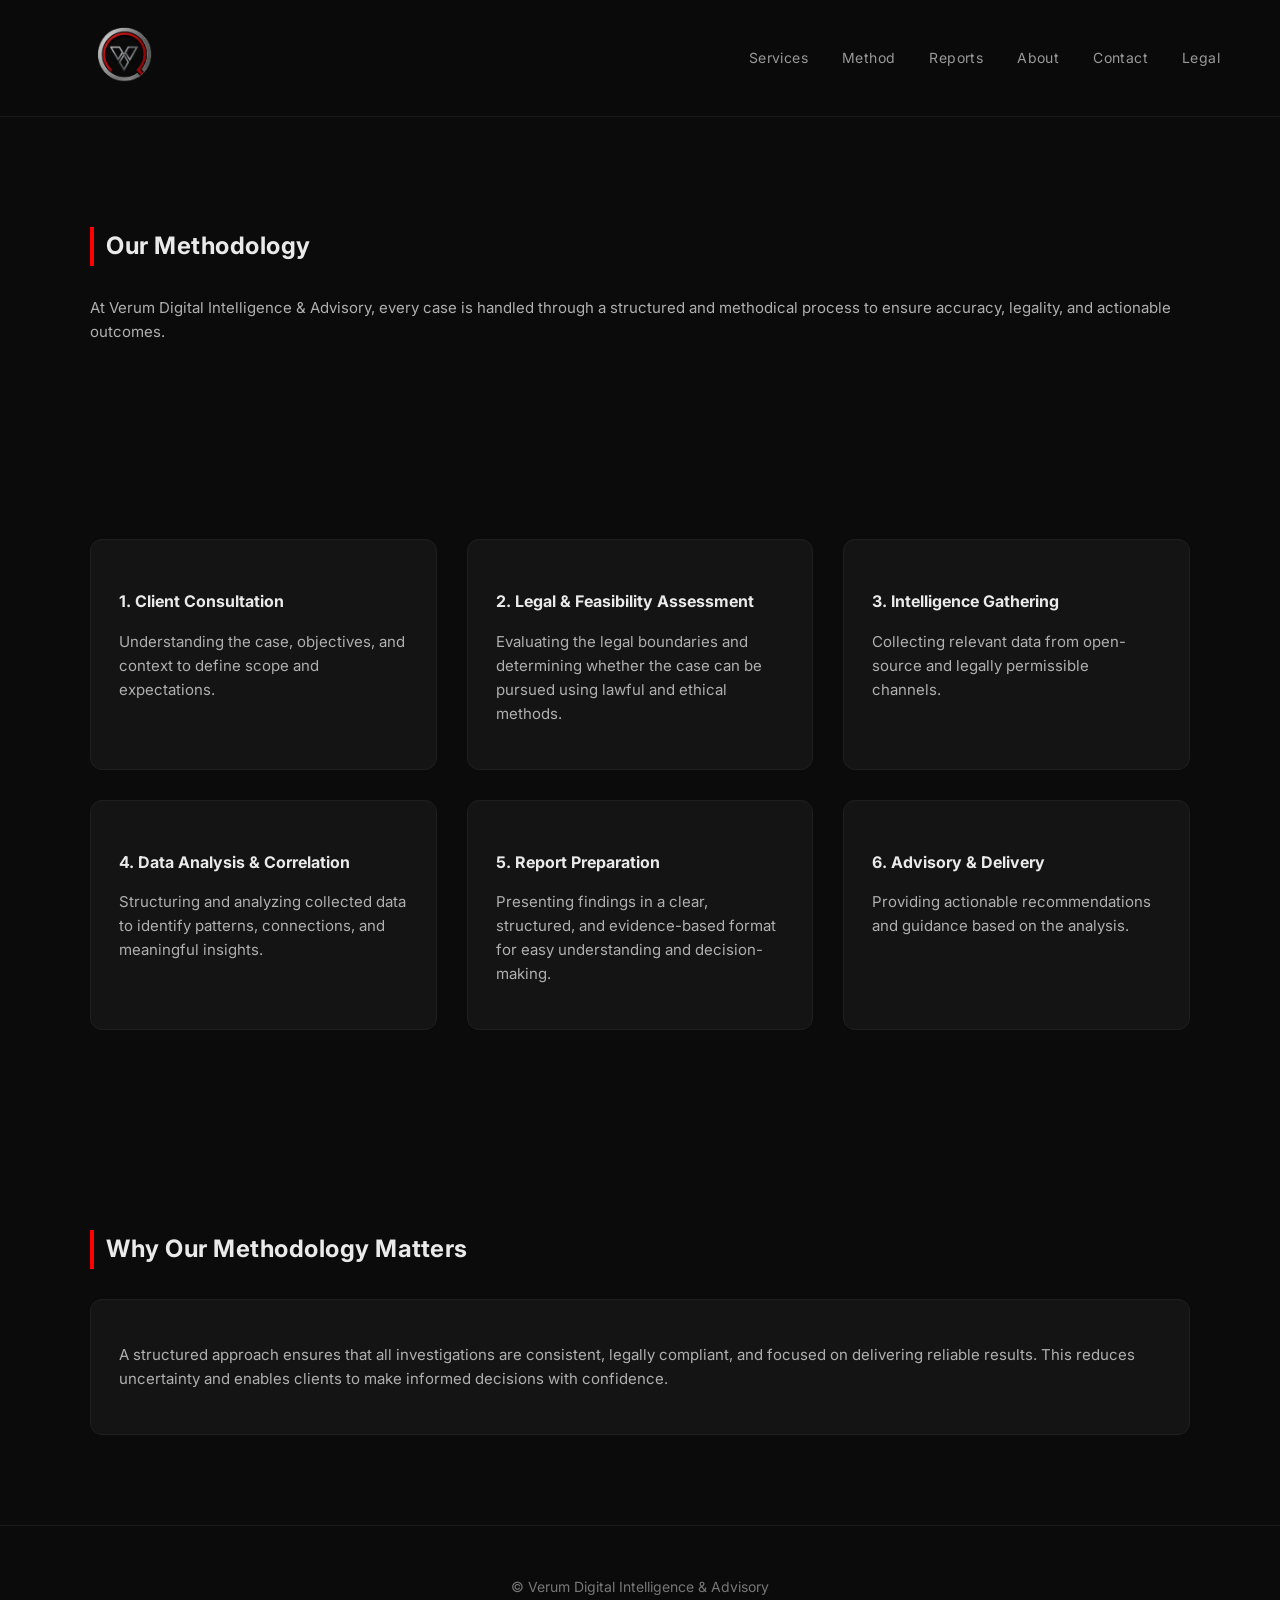
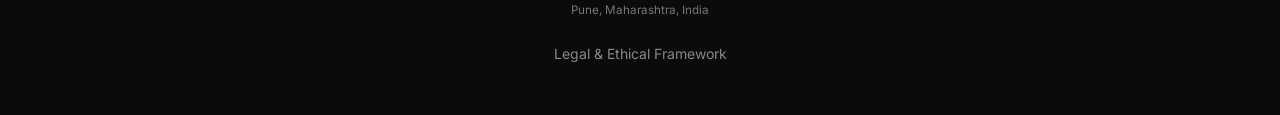
<file: methodology.html>
<!DOCTYPE html>
<html lang="en">

<head>
<meta charset="UTF-8">
<meta name="viewport" content="width=device-width, initial-scale=1.0">

<title>Methodology | Verum Digital Intelligence & Advisory</title>

<meta name="application-name" content="VerumDIA">
<meta name="apple-mobile-web-app-title" content="VerumDIA">
<meta property="og:site_name" content="VerumDIA">
<meta name="description" content="Structured methodology followed by Verum Digital Intelligence & Advisory for investigation and intelligence analysis.">

<link rel="stylesheet" href="style.css">
<link href="https://fonts.googleapis.com/css2?family=Inter:wght@300;400;600&display=swap" rel="stylesheet">
<link rel="icon" type="image/png" href="logo.png">
</head>

<body>

<nav>
<a href="index.html"><img src="logo.png" height="70" alt="Verum Logo"></a>
    <div>
        <a href="services.html">Services</a>
        <a href="methodology.html">Method</a>
        <a href="reports.html">Reports</a>
        <a href="about.html">About</a>
        <a href="contact.html">Contact</a>
        <a href="legal.html">Legal</a>
    </div>
</nav>

<section class="section">
    <h2>Our Methodology</h2>

    <p>
    At Verum Digital Intelligence & Advisory, every case is handled through a structured and
    methodical process to ensure accuracy, legality, and actionable outcomes.
    </p>
</section>

<section class="section">
    <div class="grid">

        <div class="card">
            <h4>1. Client Consultation</h4>
            <p>
            Understanding the case, objectives, and context to define scope and expectations.
            </p>
        </div>

        <div class="card">
            <h4>2. Legal & Feasibility Assessment</h4>
            <p>
            Evaluating the legal boundaries and determining whether the case can be pursued
            using lawful and ethical methods.
            </p>
        </div>

        <div class="card">
            <h4>3. Intelligence Gathering</h4>
            <p>
            Collecting relevant data from open-source and legally permissible channels.
            </p>
        </div>

        <div class="card">
            <h4>4. Data Analysis & Correlation</h4>
            <p>
            Structuring and analyzing collected data to identify patterns, connections,
            and meaningful insights.
            </p>
        </div>

        <div class="card">
            <h4>5. Report Preparation</h4>
            <p>
            Presenting findings in a clear, structured, and evidence-based format
            for easy understanding and decision-making.
            </p>
        </div>

        <div class="card">
            <h4>6. Advisory & Delivery</h4>
            <p>
            Providing actionable recommendations and guidance based on the analysis.
            </p>
        </div>

    </div>
</section>

<section class="section">
    <h2>Why Our Methodology Matters</h2>

    <div class="card">
        <p>
        A structured approach ensures that all investigations are consistent, legally compliant,
        and focused on delivering reliable results. This reduces uncertainty and enables
        clients to make informed decisions with confidence.
        </p>
    </div>
</section>

<footer>
    © Verum Digital Intelligence & Advisory<br>
    <small>Pune, Maharashtra, India</small><br><br>

    <a href="legal.html" style="color:#888; text-decoration:none;">
        Legal & Ethical Framework
    </a>
</footer>

<script src="script.js"></script>

</body>
</html>
</file>
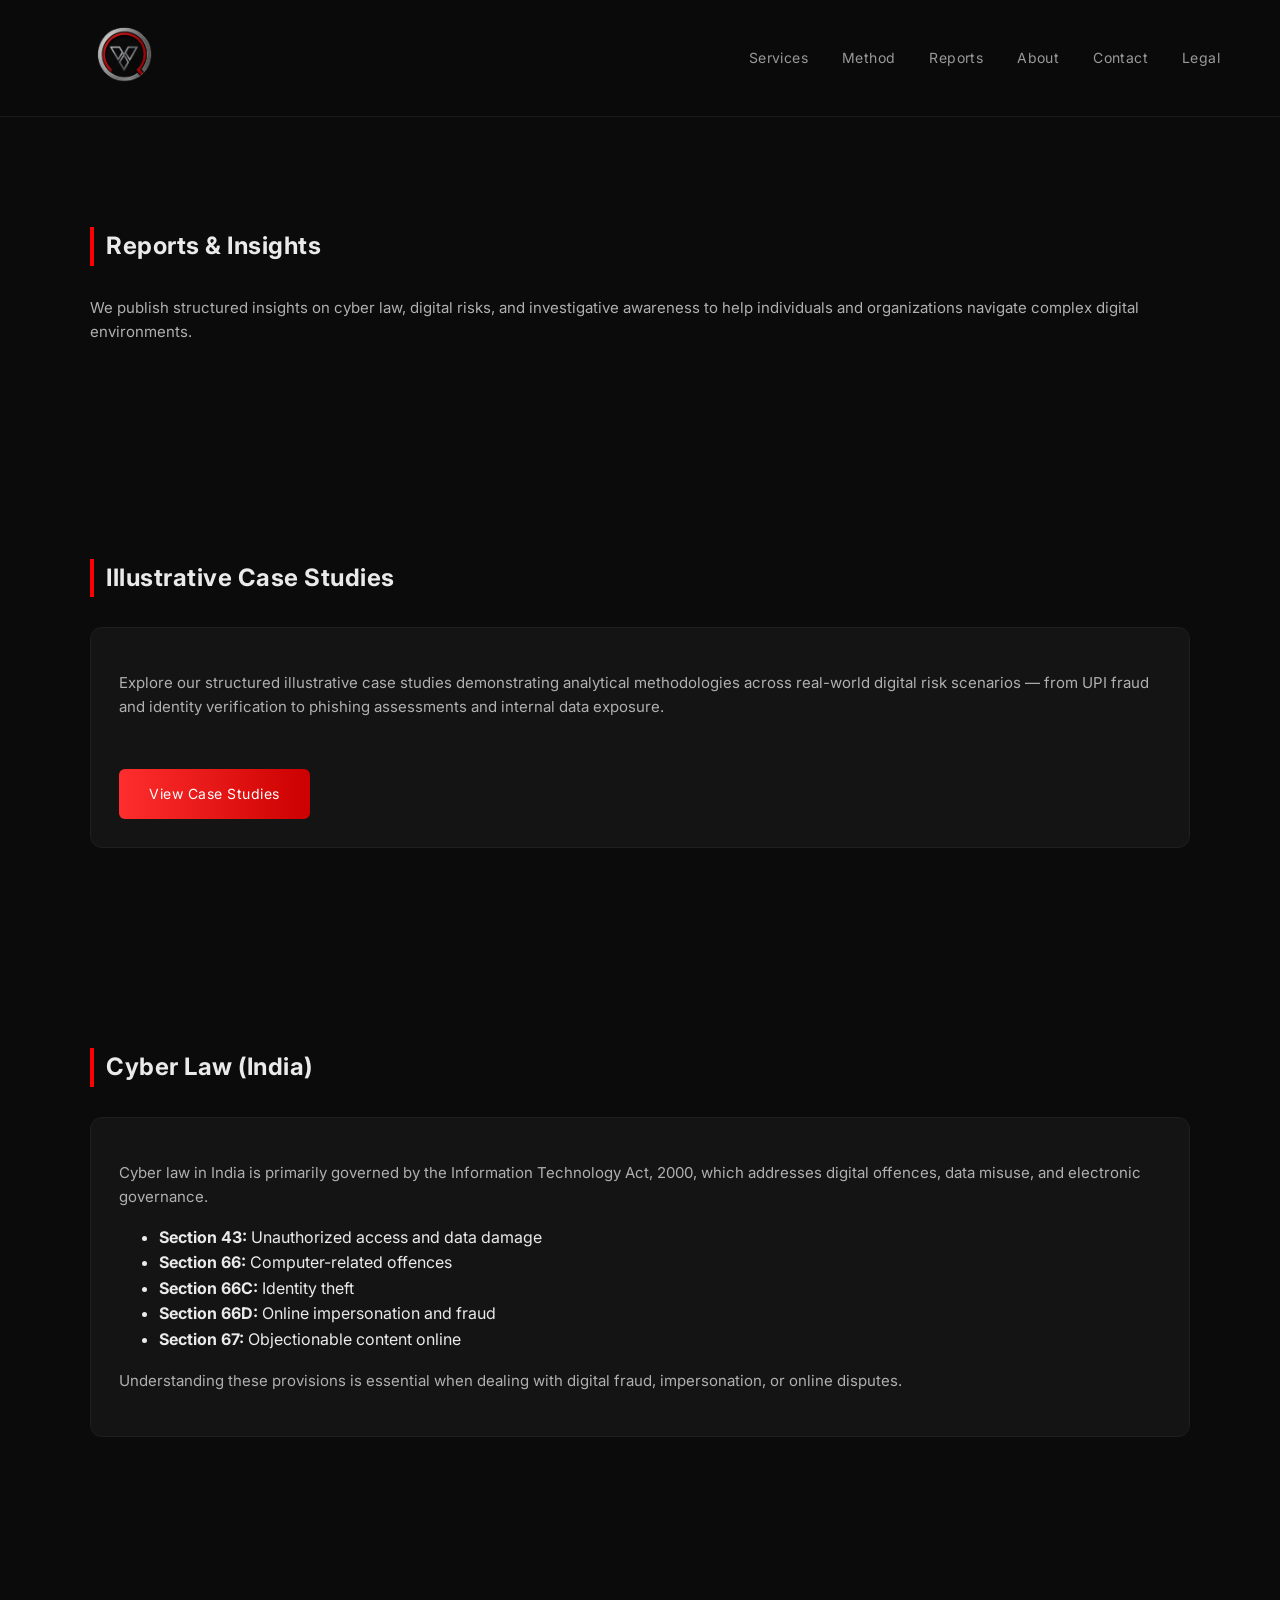
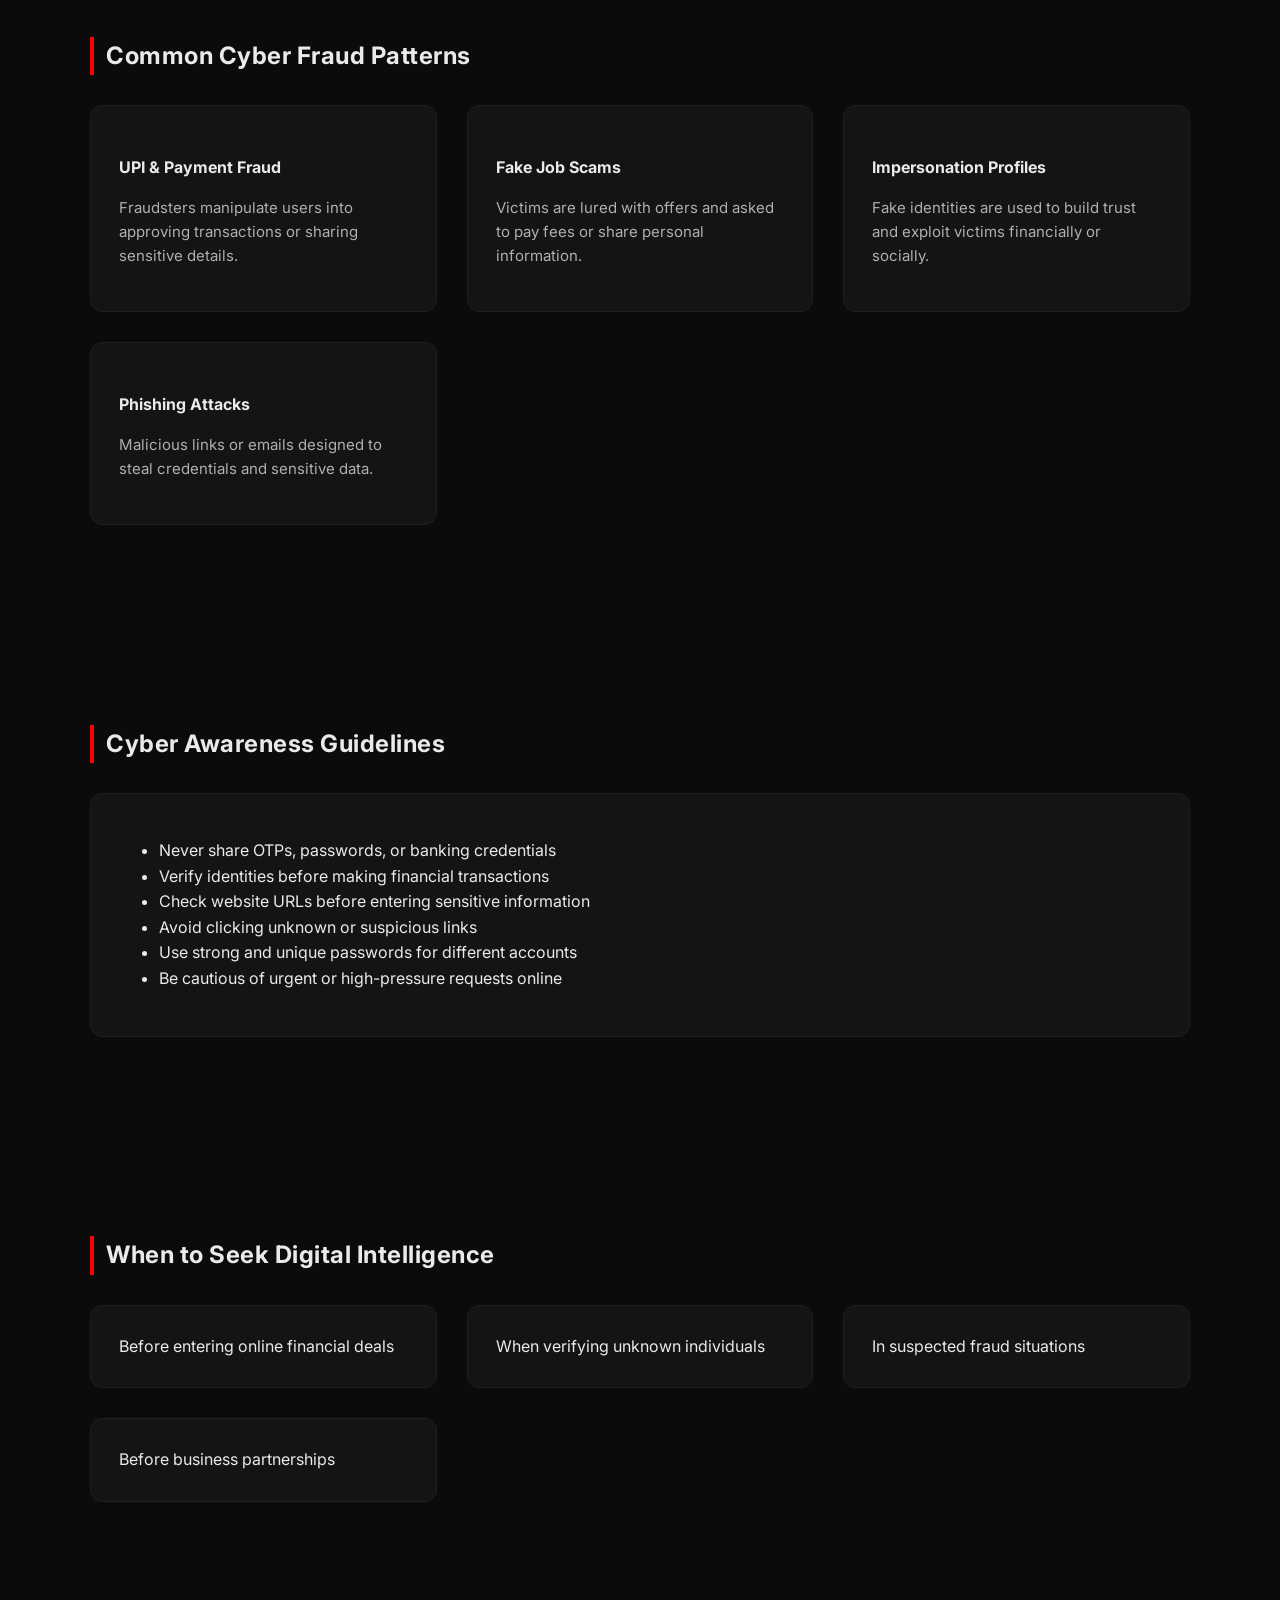
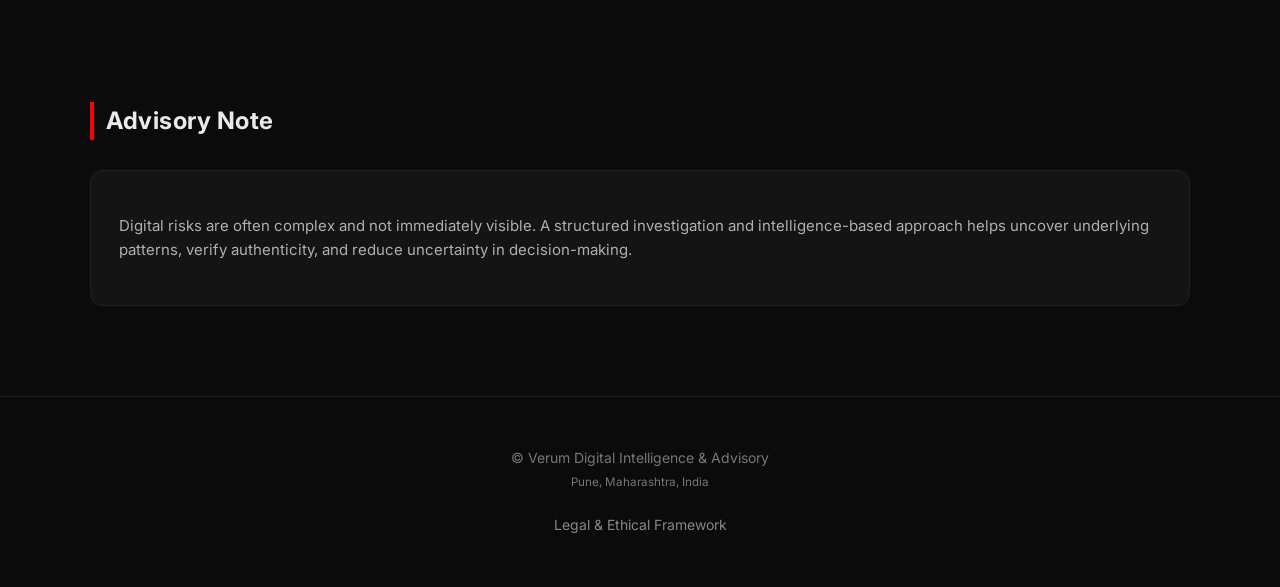
<file: reports.html>
<!DOCTYPE html>
<html lang="en">

<head>
<meta charset="UTF-8">
<meta name="viewport" content="width=device-width, initial-scale=1.0">

<title>Reports & Insights | Verum Digital Intelligence & Advisory</title>

<meta name="application-name" content="VerumDIA">
<meta name="apple-mobile-web-app-title" content="VerumDIA">
<meta property="og:site_name" content="VerumDIA">
<meta name="description" content="Cyber law insights, fraud awareness, and digital risk analysis by Verum Digital Intelligence & Advisory.">

<link rel="stylesheet" href="style.css">
<link href="https://fonts.googleapis.com/css2?family=Inter:wght@300;400;600&display=swap" rel="stylesheet">
<link rel="icon" type="image/png" href="logo.png">
    
</head>

<body>

<nav>
<a href="index.html"><img src="logo.png" height="70" alt="Verum Logo"></a>
    <div>
        <a href="services.html">Services</a>
        <a href="methodology.html">Method</a>
        <a href="reports.html">Reports</a>
        <a href="about.html">About</a>
        <a href="contact.html">Contact</a>
        <a href="legal.html">Legal</a>
    </div>
</nav>

<section class="section">
    <h2>Reports & Insights</h2>

    <p>
    We publish structured insights on cyber law, digital risks, and investigative awareness
    to help individuals and organizations navigate complex digital environments.
    </p>
</section>

<section class="section">
    <h2>Illustrative Case Studies</h2>

    <div class="card">
        <p>
        Explore our structured illustrative case studies demonstrating analytical methodologies
        across real-world digital risk scenarios — from UPI fraud and identity verification
        to phishing assessments and internal data exposure.
        </p>
        <a href="case-studies.html" class="btn">View Case Studies</a>
    </div>
</section>

<section class="section">
    <h2>Cyber Law (India)</h2>

    <div class="card">
        <p>
        Cyber law in India is primarily governed by the Information Technology Act, 2000,
        which addresses digital offences, data misuse, and electronic governance.
        </p>

        <ul>
            <li><strong>Section 43:</strong> Unauthorized access and data damage</li>
            <li><strong>Section 66:</strong> Computer-related offences</li>
            <li><strong>Section 66C:</strong> Identity theft</li>
            <li><strong>Section 66D:</strong> Online impersonation and fraud</li>
            <li><strong>Section 67:</strong> Objectionable content online</li>
        </ul>

        <p>
        Understanding these provisions is essential when dealing with digital fraud,
        impersonation, or online disputes.
        </p>
    </div>
</section>

<section class="section">
    <h2>Common Cyber Fraud Patterns</h2>

    <div class="grid">
        <div class="card">
            <h4>UPI & Payment Fraud</h4>
            <p>Fraudsters manipulate users into approving transactions or sharing sensitive details.</p>
        </div>

        <div class="card">
            <h4>Fake Job Scams</h4>
            <p>Victims are lured with offers and asked to pay fees or share personal information.</p>
        </div>

        <div class="card">
            <h4>Impersonation Profiles</h4>
            <p>Fake identities are used to build trust and exploit victims financially or socially.</p>
        </div>

        <div class="card">
            <h4>Phishing Attacks</h4>
            <p>Malicious links or emails designed to steal credentials and sensitive data.</p>
        </div>
    </div>
</section>

<section class="section">
    <h2>Cyber Awareness Guidelines</h2>

    <div class="card">
        <ul>
            <li>Never share OTPs, passwords, or banking credentials</li>
            <li>Verify identities before making financial transactions</li>
            <li>Check website URLs before entering sensitive information</li>
            <li>Avoid clicking unknown or suspicious links</li>
            <li>Use strong and unique passwords for different accounts</li>
            <li>Be cautious of urgent or high-pressure requests online</li>
        </ul>
    </div>
</section>

<section class="section">
    <h2>When to Seek Digital Intelligence</h2>

    <div class="grid">
        <div class="card">Before entering online financial deals</div>
        <div class="card">When verifying unknown individuals</div>
        <div class="card">In suspected fraud situations</div>
        <div class="card">Before business partnerships</div>
    </div>
</section>

<section class="section">
    <h2>Advisory Note</h2>

    <div class="card">
        <p>
        Digital risks are often complex and not immediately visible. A structured investigation
        and intelligence-based approach helps uncover underlying patterns, verify authenticity,
        and reduce uncertainty in decision-making.
        </p>
    </div>
</section>

<footer>
    © Verum Digital Intelligence & Advisory<br>
    <small>Pune, Maharashtra, India</small><br><br>

    <a href="legal.html" style="color:#888; text-decoration:none;">
        Legal & Ethical Framework
    </a>
</footer>

<script src="script.js"></script>

</body>
</html>
</file>
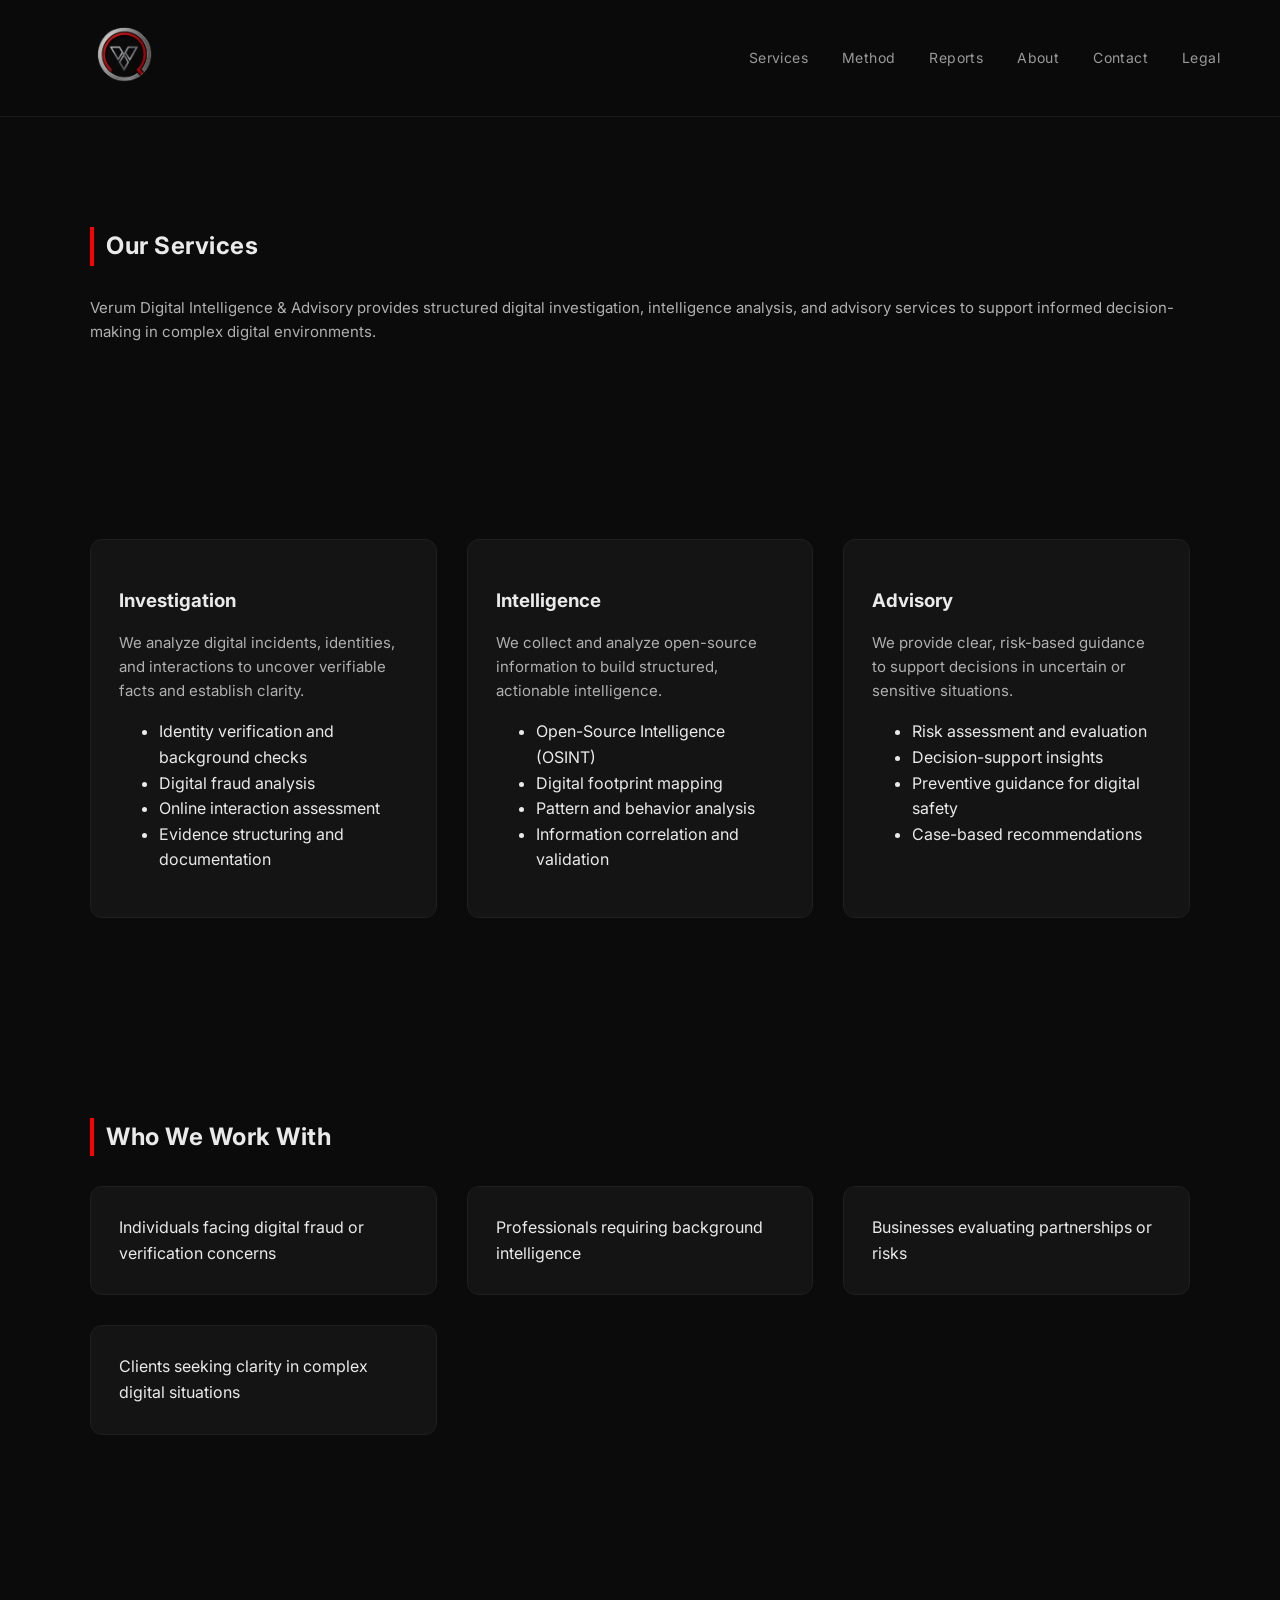
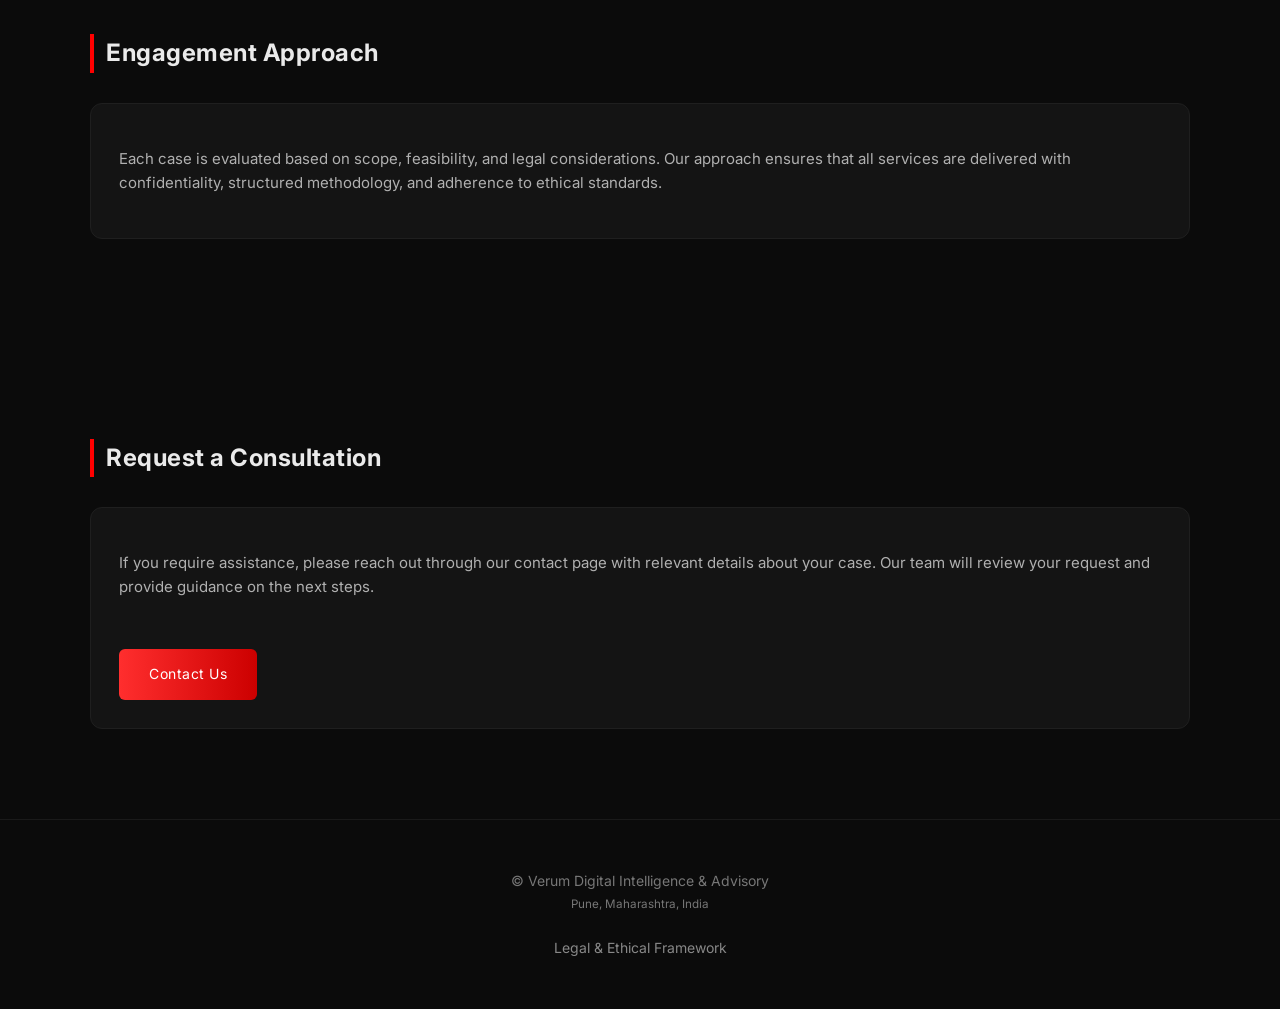
<file: services.html>
<!DOCTYPE html>
<html lang="en">

<head>
<meta charset="UTF-8">
<meta name="viewport" content="width=device-width, initial-scale=1.0">

<title>Services | Verum Digital Intelligence & Advisory</title>

<meta name="application-name" content="VerumDIA">
<meta name="apple-mobile-web-app-title" content="VerumDIA">
<meta property="og:site_name" content="VerumDIA">
<meta name="description" content="Digital investigation, intelligence analysis, and advisory services by Verum Digital Intelligence & Advisory.">

<link rel="stylesheet" href="style.css">
<link href="https://fonts.googleapis.com/css2?family=Inter:wght@300;400;600&display=swap" rel="stylesheet">
<link rel="icon" type="image/png" href="logo.png">
</head>

<body>

<nav>
<a href="index.html"><img src="logo.png" height="70" alt="Verum Logo"></a>
    <div>
        <a href="services.html">Services</a>
        <a href="methodology.html">Method</a>
        <a href="reports.html">Reports</a>
        <a href="about.html">About</a>
        <a href="contact.html">Contact</a>
        <a href="legal.html">Legal</a>
    </div>
</nav>

<section class="section">
    <h2>Our Services</h2>

    <p>
    Verum Digital Intelligence & Advisory provides structured digital investigation,
    intelligence analysis, and advisory services to support informed decision-making
    in complex digital environments.
    </p>
</section>

<section class="section">
    <div class="grid">

        <div class="card">
            <h3>Investigation</h3>

            <p>
            We analyze digital incidents, identities, and interactions to uncover
            verifiable facts and establish clarity.
            </p>

            <ul>
                <li>Identity verification and background checks</li>
                <li>Digital fraud analysis</li>
                <li>Online interaction assessment</li>
                <li>Evidence structuring and documentation</li>
            </ul>
        </div>

        <div class="card">
            <h3>Intelligence</h3>

            <p>
            We collect and analyze open-source information to build structured,
            actionable intelligence.
            </p>

            <ul>
                <li>Open-Source Intelligence (OSINT)</li>
                <li>Digital footprint mapping</li>
                <li>Pattern and behavior analysis</li>
                <li>Information correlation and validation</li>
            </ul>
        </div>

        <div class="card">
            <h3>Advisory</h3>

            <p>
            We provide clear, risk-based guidance to support decisions in uncertain
            or sensitive situations.
            </p>

            <ul>
                <li>Risk assessment and evaluation</li>
                <li>Decision-support insights</li>
                <li>Preventive guidance for digital safety</li>
                <li>Case-based recommendations</li>
            </ul>
        </div>

    </div>
</section>

<section class="section">
    <h2>Who We Work With</h2>

    <div class="grid">
        <div class="card">Individuals facing digital fraud or verification concerns</div>
        <div class="card">Professionals requiring background intelligence</div>
        <div class="card">Businesses evaluating partnerships or risks</div>
        <div class="card">Clients seeking clarity in complex digital situations</div>
    </div>
</section>

<section class="section">
    <h2>Engagement Approach</h2>

    <div class="card">
        <p>
        Each case is evaluated based on scope, feasibility, and legal considerations.
        Our approach ensures that all services are delivered with confidentiality,
        structured methodology, and adherence to ethical standards.
        </p>
    </div>
</section>

<section class="section">
    <h2>Request a Consultation</h2>

    <div class="card">
        <p>
        If you require assistance, please reach out through our contact page with
        relevant details about your case. Our team will review your request and
        provide guidance on the next steps.
        </p>

        <a href="contact.html" class="btn">Contact Us</a>
    </div>
</section>

<footer>
    © Verum Digital Intelligence & Advisory<br>
    <small>Pune, Maharashtra, India</small><br><br>

    <a href="legal.html" style="color:#888; text-decoration:none;">
        Legal & Ethical Framework
    </a>
</footer>

<script src="script.js"></script>

</body>
</html>
</file>
<file: style.css>
body {
    margin: 0;
    font-family: 'Inter', sans-serif;
    background: #0b0b0b;
    color: #eaeaea;
    line-height: 1.6;
    -webkit-font-smoothing: antialiased;
}

/* NAVBAR */
nav {
    display: flex;
    justify-content: space-between;
    align-items: center;
    padding: 20px 60px;
    border-bottom: 1px solid #1a1a1a;
    position: sticky;
    top: 0;
    background: rgba(11,11,11,0.85);
    backdrop-filter: blur(14px);
    z-index: 1000;
}

nav img {
    opacity: 0.9;
}

nav a {
    color: #999;
    margin-left: 30px;
    text-decoration: none;
    font-size: 14px;
    letter-spacing: 0.4px;
    transition: 0.3s;
}

nav a:hover {
    color: #ffffff;
}

/* HERO */
.hero {
    text-align: center;
    padding: 140px 20px 120px;
    max-width: 900px;
    margin: auto;
}

.hero h1 {
    font-size: 52px;
    font-weight: 600;
    letter-spacing: -0.5px;
}

.hero p {
    color: #9a9a9a;
    margin-top: 20px;
    font-size: 17px;
}

/* BUTTON */
.btn {
    margin-top: 35px;
    display: inline-block;
    background: linear-gradient(90deg,#ff2e2e,#cc0000);
    padding: 14px 30px;
    border-radius: 6px;
    color: white;
    text-decoration: none;
    font-size: 14px;
    letter-spacing: 0.5px;
    transition: all 0.3s ease;
}

.btn:hover {
    transform: translateY(-2px);
    box-shadow: 0 8px 20px rgba(255, 0, 0, 0.25);
}

/* SECTIONS */
.section {
    max-width: 1100px;
    margin: auto;
    padding: 90px 20px;
}

.section h2 {
    border-left: 4px solid red;
    padding-left: 12px;
    margin-bottom: 30px;
    font-size: 24px;
    letter-spacing: 0.5px;
}

/* GRID */
.grid {
    display: grid;
    grid-template-columns: repeat(auto-fit, minmax(260px, 1fr));
    gap: 30px;
}

/* CARDS */
.card {
    background: #141414;
    padding: 28px;
    border-radius: 12px;
    border: 1px solid #1f1f1f;
    transition: all 0.35s ease;
    position: relative;
}

.card:hover {
    transform: translateY(-8px);
    border-color: rgba(255, 0, 0, 0.5);
    box-shadow: 0 10px 30px rgba(0,0,0,0.6);
}

/* subtle glow line on hover */
.card::after {
    content: "";
    position: absolute;
    bottom: 0;
    left: 0;
    height: 2px;
    width: 0%;
    background: linear-gradient(90deg,#ff2e2e,#cc0000);
    transition: 0.3s;
}

.card:hover::after {
    width: 100%;
}

/* TEXT IMPROVEMENTS */
p {
    color: #b0b0b0;
    font-size: 15px;
}

h3, h4 {
    margin-bottom: 10px;
}

/* CASE STUDIES */
.intro-banner {
    background: linear-gradient(135deg, #141414 0%, #1a0a0a 100%);
    border: 1px solid #2a1a1a;
    padding: 40px;
    border-radius: 12px;
    margin-bottom: 40px;
}

.intro-banner h3 {
    margin-top: 0;
    font-size: 20px;
    color: #ffffff;
}

.intro-banner .meta {
    color: #888;
    font-size: 13px;
    margin-bottom: 20px;
}

.intro-banner .disclaimer {
    background: #1a0a0a;
    border-left: 3px solid #cc0000;
    padding: 16px 20px;
    border-radius: 0 8px 8px 0;
    color: #b0b0b0;
    font-size: 14px;
    line-height: 1.6;
}

.case-study {
    background: #141414;
    padding: 32px;
    border-radius: 12px;
    border: 1px solid #1f1f1f;
    transition: all 0.35s ease;
    position: relative;
}

.case-study:hover {
    transform: translateY(-6px);
    border-color: rgba(255, 0, 0, 0.4);
    box-shadow: 0 10px 30px rgba(0,0,0,0.5);
}

.case-study::after {
    content: "";
    position: absolute;
    bottom: 0;
    left: 0;
    height: 2px;
    width: 0%;
    background: linear-gradient(90deg,#ff2e2e,#cc0000);
    transition: 0.3s;
    border-radius: 0 0 12px 12px;
}

.case-study:hover::after {
    width: 100%;
}

.cs-header {
    display: flex;
    justify-content: space-between;
    align-items: center;
    margin-bottom: 20px;
    flex-wrap: wrap;
    gap: 10px;
}

.cs-header h3 {
    margin: 0;
    font-size: 18px;
    color: #ffffff;
}

.cs-badge {
    background: linear-gradient(90deg,#ff2e2e,#cc0000);
    color: white;
    padding: 4px 14px;
    border-radius: 20px;
    font-size: 12px;
    font-weight: 600;
    letter-spacing: 0.5px;
}

.cs-meta {
    margin-bottom: 16px;
}

.cs-meta p {
    margin: 6px 0;
    font-size: 14px;
}

.cs-meta strong {
    color: #e0e0e0;
}

.cs-divider {
    border: none;
    height: 1px;
    background: #2a2a2a;
    margin: 20px 0;
}

.case-study ul {
    padding-left: 18px;
    margin: 10px 0;
}

.case-study ul li {
    margin-bottom: 6px;
    color: #b0b0b0;
    font-size: 14px;
}

.case-study .conclusion {
    background: #1a1a1a;
    border-left: 3px solid #ff2e2e;
    padding: 14px 18px;
    border-radius: 0 8px 8px 0;
    margin-top: 14px;
    font-size: 14px;
    color: #d0d0d0;
}

.closing-section {
    text-align: center;
    padding: 60px 20px;
}

.closing-section h3 {
    font-size: 22px;
    margin-bottom: 10px;
    color: #ffffff;
}

.closing-section .tagline {
    color: #888;
    font-size: 15px;
    letter-spacing: 1px;
    text-transform: uppercase;
}

/* FOOTER */
footer {
    text-align: center;
    padding: 50px 20px;
    border-top: 1px solid #1a1a1a;
    color: #777;
    font-size: 14px;
}
</file>
